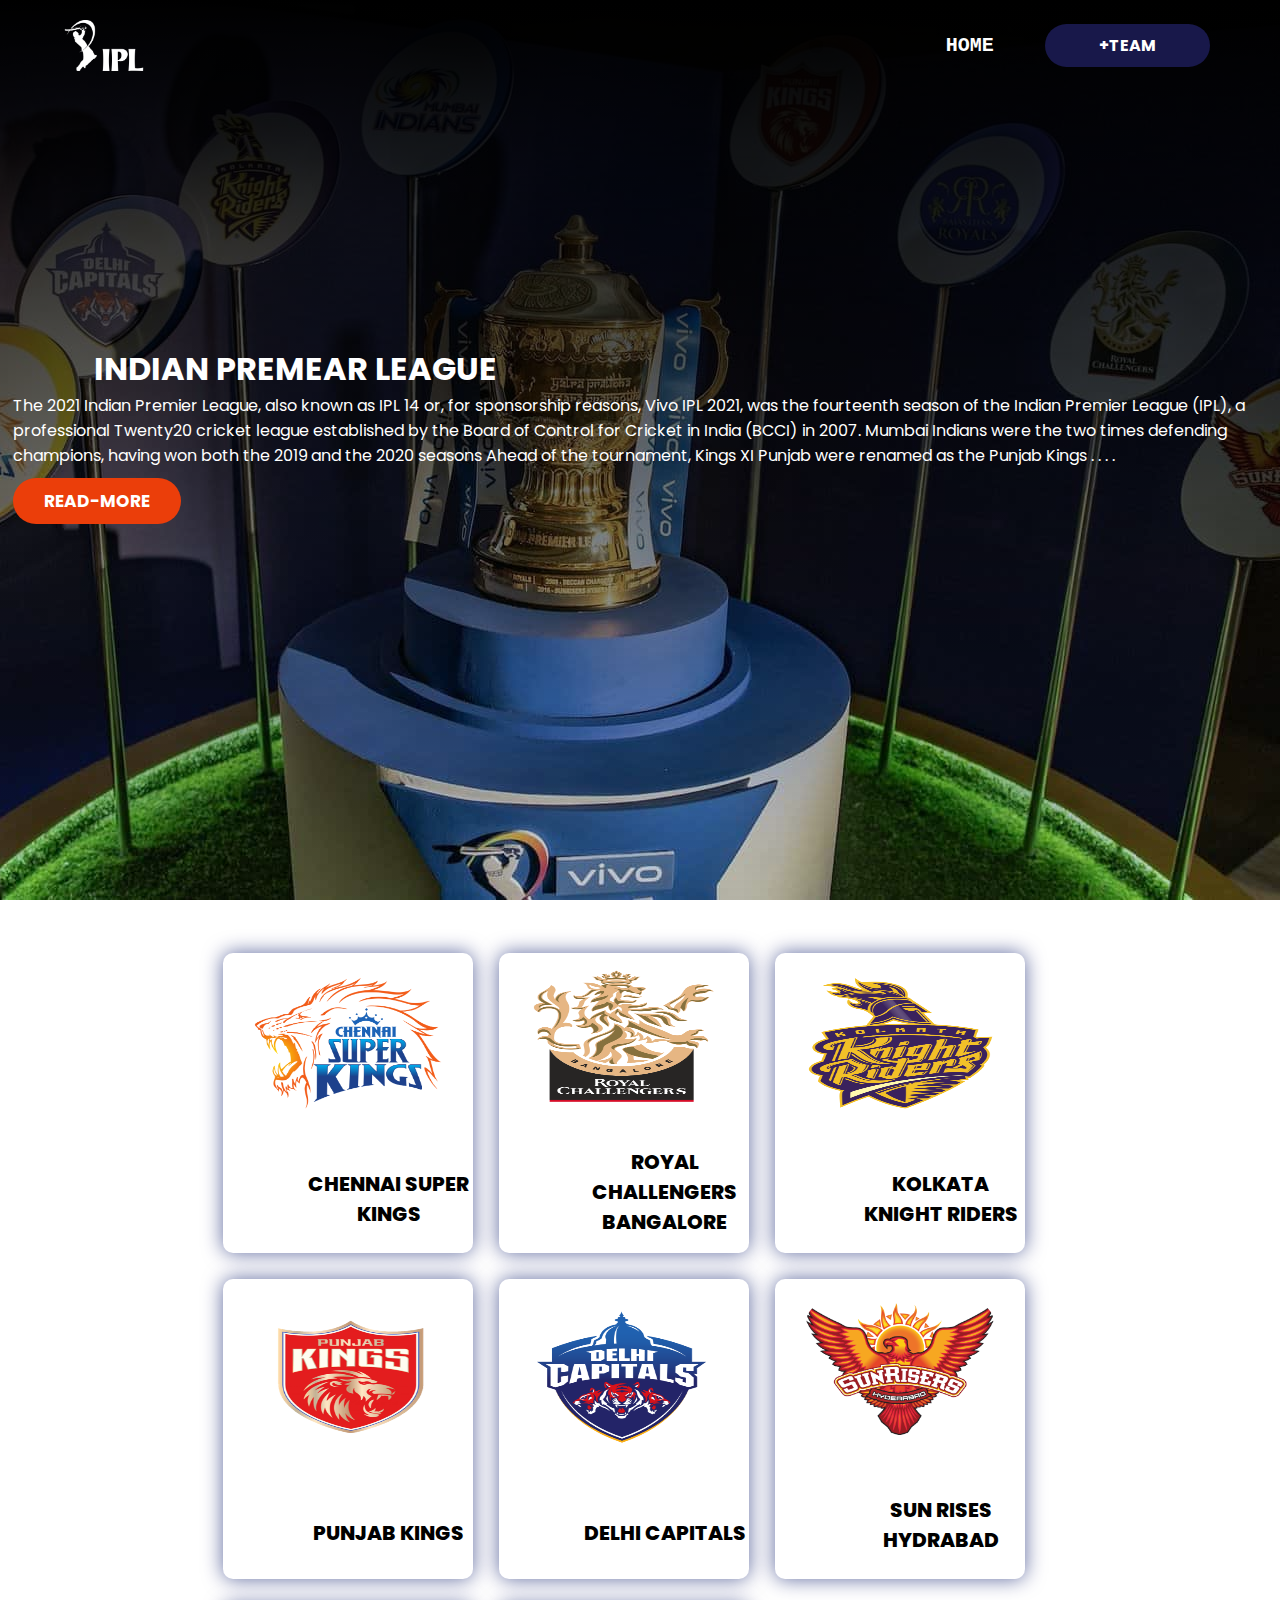
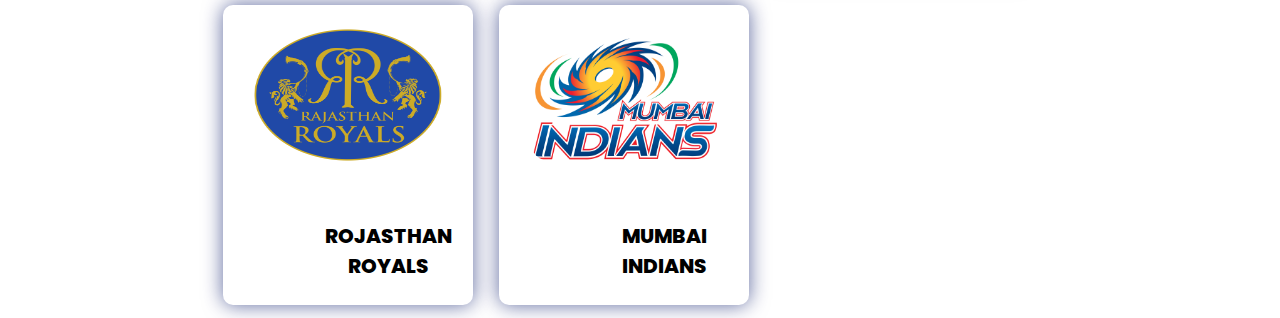
<file: index.html>
<link rel="stylesheet" href="https://cdnjs.cloudflare.com/ajax/libs/font-awesome/4.7.0/css/font-awesome.min.css">

<!DOCTYPE html>
<html lang="en">

<head>
    <meta charset="UTF-8">
    <meta http-equiv="X-UA-Compatible" content="IE=edge">
    <meta name="viewport" content="width=device-width, initial-scale=1.0">
    <title>IPL-indian premier league</title>
    <link rel="stylesheet" href="style.css">
    <link rel="stylesheet" href="index.css">
    <link rel="stylesheet" href="search.css">

</head>

<body>
    <nav id="header" class="top">
        <ul id="topelement">
            <li class="brand">
                <a href="index.html"><img src="logo.png" alt="IPL"></a>
            </li>
            <div class="wrapper">
                <div class="search-input">
                    <input id="searchbar" type="text" name="search" placeholder="Search player">
                    <div class="autocom-box">
                        <li>Login form in HTML and css</li>
                        <li>Login form in HTML and css</li>
                        <li>Login form in HTML and css</li>
                        <li>Login form in HTML and css</li>
                        <li>Login form in HTML and css</li>
                        <li>Login form in HTML and css</li>
                    </div>
                </div>
            </div>

            <button type="submit" class="searchbtn">Search </button>
            <li><a href="#" class="home">HOME</a></li>
            <li><a href="addTeam.html" class="addTeam pulsate">+TEAM</a></li>
        </ul>
    </nav>
    <header class="header">
        <div class="h1">
            <h1>INDIAN PREMEAR LEAGUE </h1>
            <p class="h">The 2021 Indian Premier League, also known as IPL 14 or, for sponsorship reasons, Vivo IPL
                2021, was
                the fourteenth season of the Indian Premier League (IPL), a professional Twenty20 cricket league
                established by the Board of Control for Cricket in India (BCCI) in 2007. Mumbai Indians were the two
                times defending champions, having won both the 2019 and the 2020 seasons Ahead of the tournament,
                Kings XI Punjab were renamed as the Punjab Kings . . . .</p>
            <button class="h1button pulsate">READ-MORE</button>
        </div>
    </header>

    <section class="teams">

        <form id="Form"></form>
    </section>
    <div id="yourteam">




    </div>
    <div id="home">

    </div>


    <script src="index.js"></script>
    <script src="suggestions.js"></script>
    <script src="script.js"></script>
    <script src="csk.js"></script>
    <script src="mi.js"></script>
    <script src="rcb.js"></script>
    <script src="rr.js"></script>
    <script src="kkr.js"></script>
    <script src="srh.js"></script>
    <script src="kx11p.js"></script>
    <script src="dc.js"></script>
    
</body>

</html>
</file>
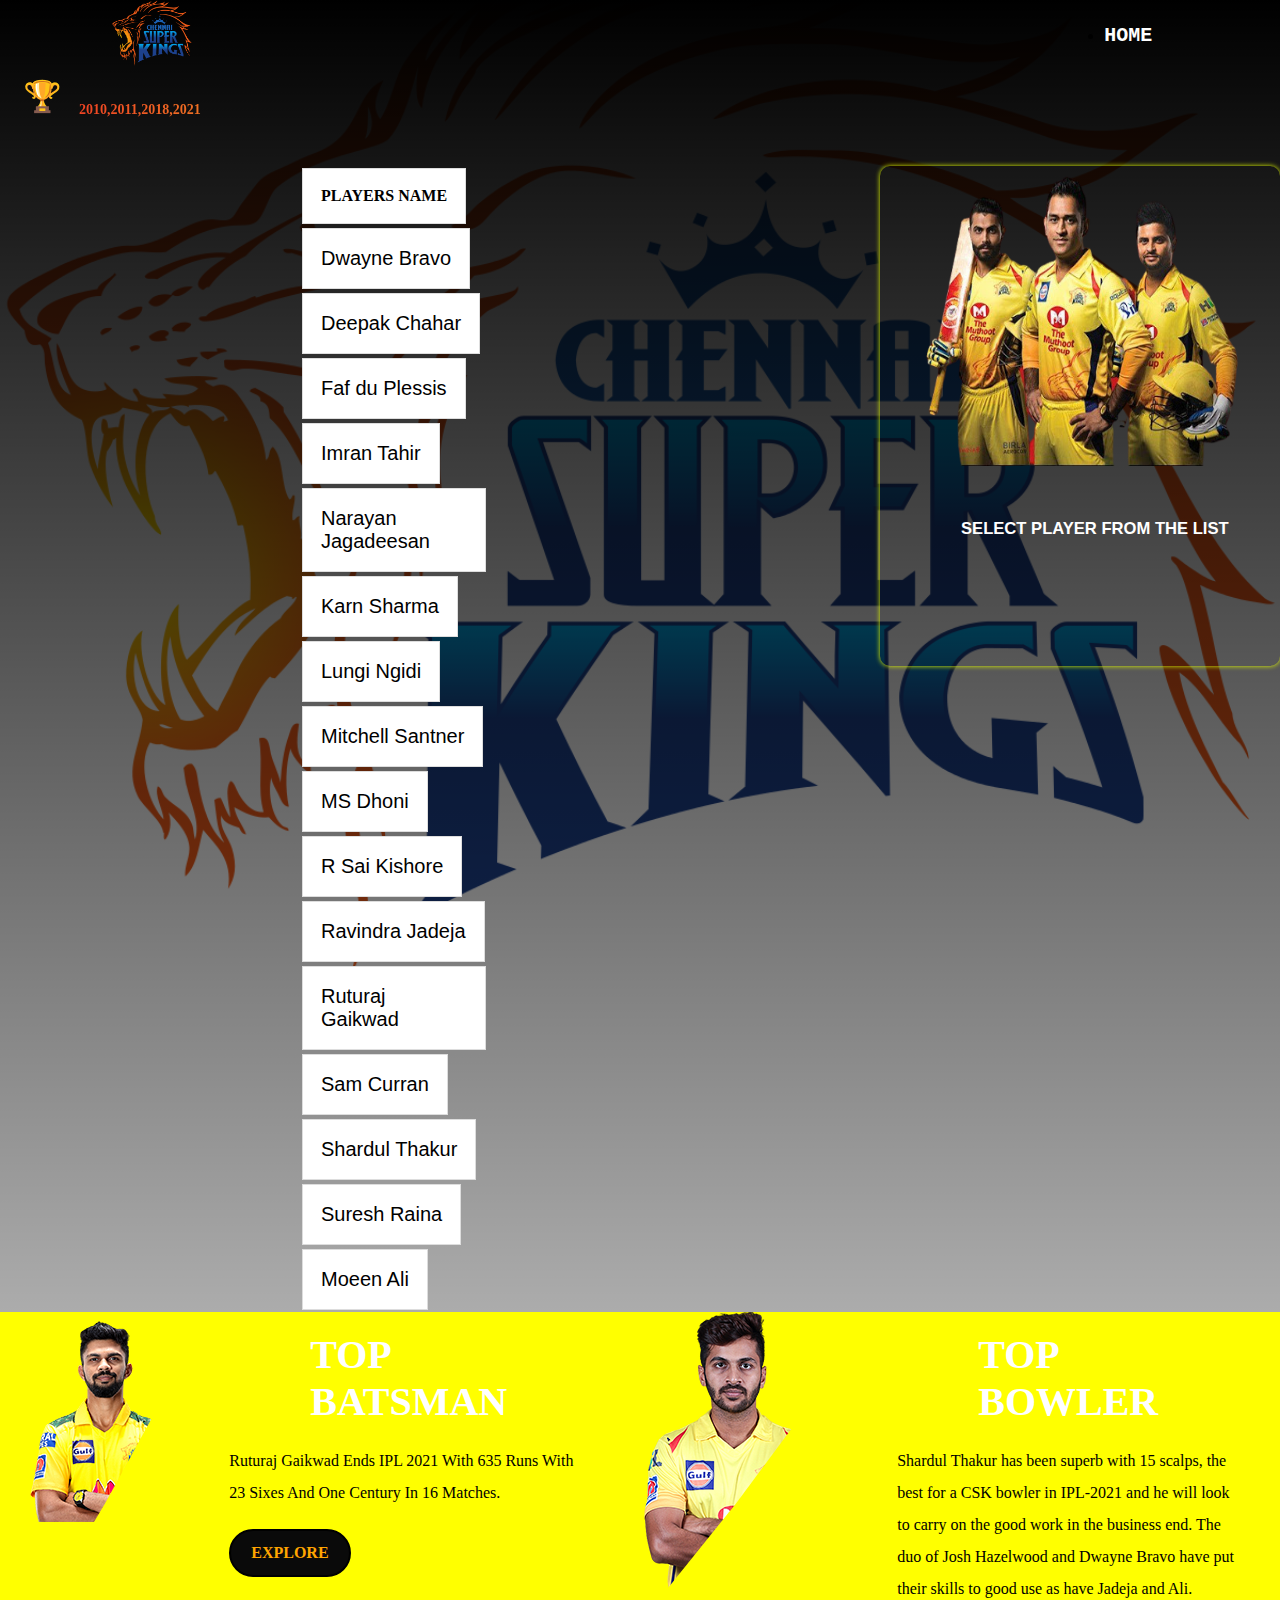
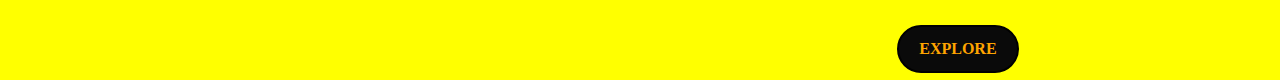
<file: csk.html>
<!DOCTYPE html>
<head>
    <style>
        body{
            background: linear-gradient(rgb(0, 0, 0),rgba(0, 0, 0, 0.136)),url("img/csk.png") center/cover no-repeat fixed;
        }
    </style>
    <title>ipl2021</title>
    <link rel="stylesheet" href="index.css"/>
    <link rel="stylesheet" href="style.css">

</head>
<body>
    <header id="header" class="top">
        <ul id="topelement">
            <li class="brand">
                <a href="index.html"><img src="img/csk.png" alt="IPL"></a>
            </li>
            <input id="searchbar" onkeyup="search_playerorteam()" type="text" name="search" placeholder="Search player">
            <button type="submit" class="searchbtn">Search </button>
            <li><a href="index.html" class="home" style="color: rgb(255, 255, 255); margin-left: 0%;">HOME</a></li>
        </ul>
    </header>
    <div class="trophy">
        <img src="img/ico-trophy.png" alt="trophy">
        <span>2010,2011,2018,2021</span>

    </div>
    <div id="csktable" style="display: flex; flex-direction: row;">
        <table id="csktable1" style="display: flex; flex-direction: column;">
            <tr>
                <th class="thclass">PLAYERS NAME</th>
            </tr>

        </table>
        <div id="cskplayers" style="margin-left: 40%;">


        </div>

    </div>
    

    <section class="menu" id="menu" style="display: flex; flex-direction: row;background-color: yellow;">
		<article class="menu-image">
            <img src="/img/ruturaj.png" alt="">
        </article>
		<article class="menu-text" style="background-color: yellow;">
			<div class="menu-text-center">
				<h1>TOP BATSMAN</h1>
				<p>Ruturaj Gaikwad Ends IPL 2021 With 635 Runs With 23 Sixes And One Century In 16 Matches.</p>
				<a href="#">Explore</a>
			</div>
		</article>
        <article class="menu-image">
            <img src="/img/thakur.png" alt="">
        </article>
		<article class="menu-text" style="background-color: yellow;">
			<div class="menu-text-center">
				<h1>TOP BOWLER</h1>
				<p>Shardul Thakur has been superb with 15 scalps, the best for a CSK bowler in IPL-2021 and he will look to carry on the good work in the business end. The duo of Josh Hazelwood and Dwayne Bravo have put their skills to good use as have Jadeja and Ali.</p>
				<a href="#">Explore</a>
			</div>
		</article>
	</section>
    
    
    <script src="csk.js"></script>
</body>
</file>
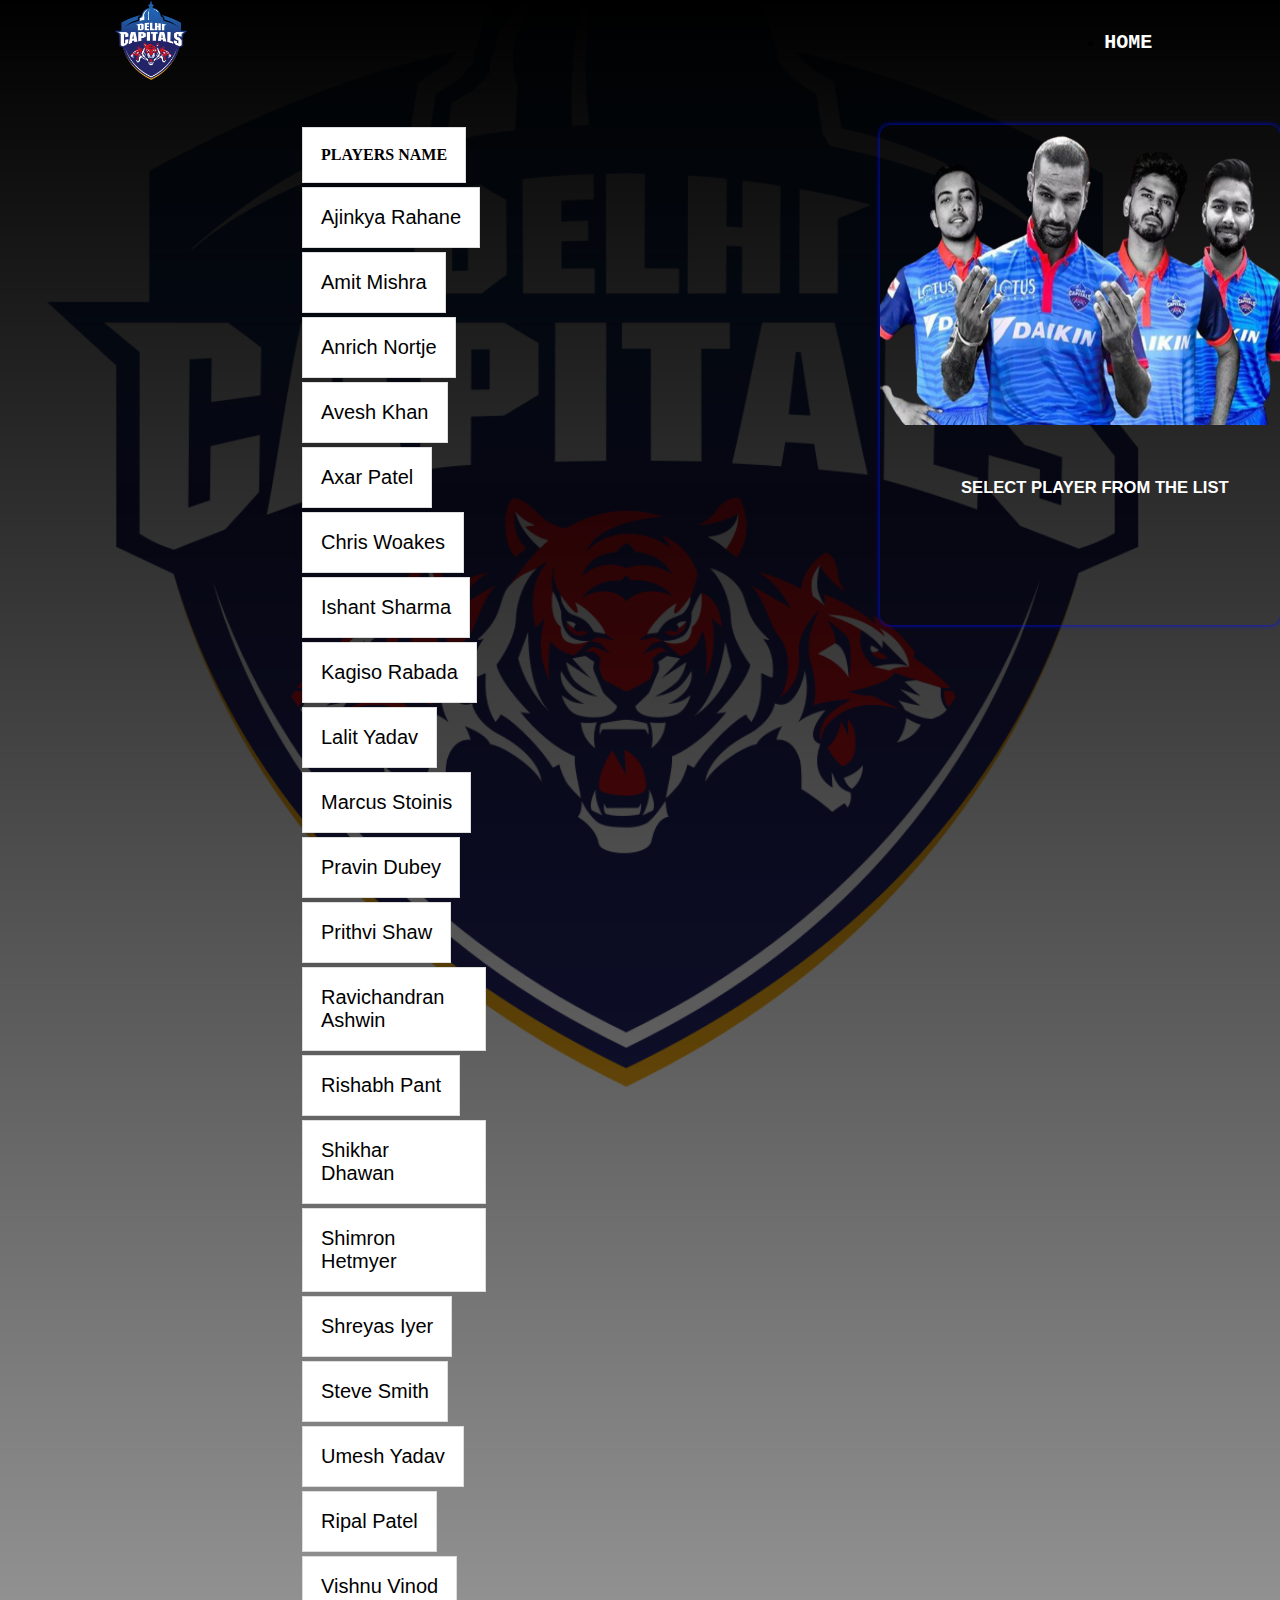
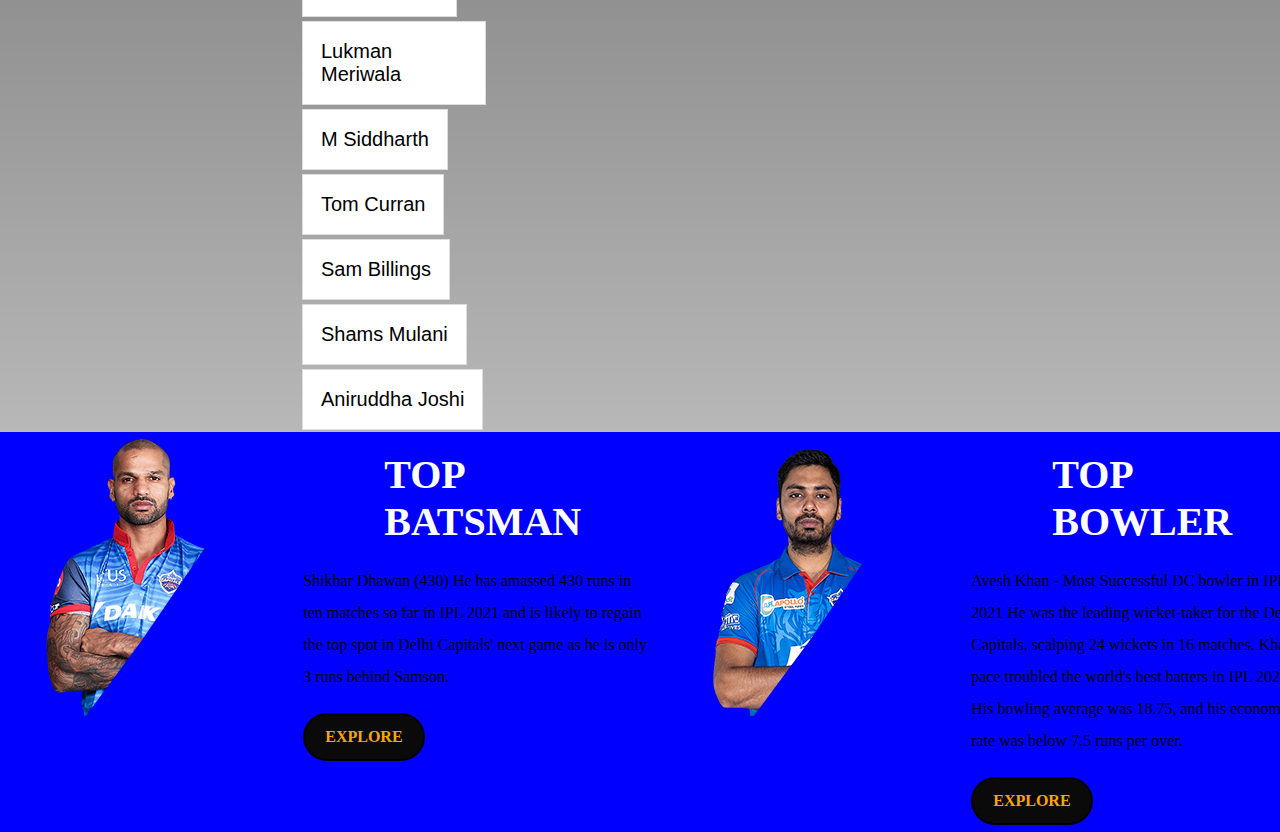
<file: dc.html>
<!DOCTYPE html>
<head>
    <style>
        body{ 
            background: linear-gradient(rgb(0, 0, 0),rgba(0, 0, 0, 0.136)),url("img/dc.png") center/cover no-repeat fixed;

        }
    </style>
    <title>ipl2021</title>
    <link rel="stylesheet" href="index.css"/>
    <link rel="stylesheet" href="style.css"/>
</head>
<body>
    <header id="header" class="top">
        

        <ul id="topelement">
            <li class="brand">
                <a href="index.html"><img src="img/dc.png" alt="IPL"></a>
            </li>
            <input id="searchbar" onkeyup="search_playerorteam()" type="text" name="search" placeholder="Search player">
            <button type="submit" class="searchbtn">Search </button>
            <li><a href="index.html" class="home" style="color: rgb(255, 255, 255); margin-left: 0%;">HOME</a></li>
        </ul>
        
    </header>
    
    <div id="dctable" style="display: flex; flex-direction: row;">
        <table id="dctable1" style="display: flex; flex-direction: column;">
            <tr>
                <th class="thclass">PLAYERS NAME</th>
            </tr>

        </table>
        <div id="dcplayers" style="margin-left: 40%;">


        </div>

    </div>
    

    <section class="menu" id="menu" style="display: flex; flex-direction: row;background-color: blue;">
		<article class="menu-image">
            <img src="/img/dhawan.png" alt="">
        </article>
		<article class="menu-text" style="background-color: blue;">
			<div class="menu-text-center">
				<h1>TOP BATSMAN</h1>
				<p>Shikhar Dhawan (430)
                    He has amassed 430 runs in ten matches so far in IPL 2021 and is likely to regain the top spot in Delhi Capitals' next game as he is only 3 runs behind Samson.</p>
				<a href="#">Explore</a>
			</div>
		</article>
        <article class="menu-image">
            <img src="/img/Avesh-Khan.png" alt="">
        </article>
		<article class="menu-text" style="background-color: blue;">
			<div class="menu-text-center">
				<h1>TOP BOWLER</h1>
				<p>Avesh Khan - Most Successful DC bowler in IPL 2021
                    He was the leading wicket-taker for the Delhi Capitals, scalping 24 wickets in 16 matches. Khan's pace troubled the world's best batters in IPL 2021. His bowling average was 18.75, and his economy rate was below 7.5 runs per over.</p>
				<a href="#">Explore</a>
			</div>
		</article>
	</section>
    
    
    <script src="index.js"></script>
    <script src="dc.js"></script>
</body>
</file>
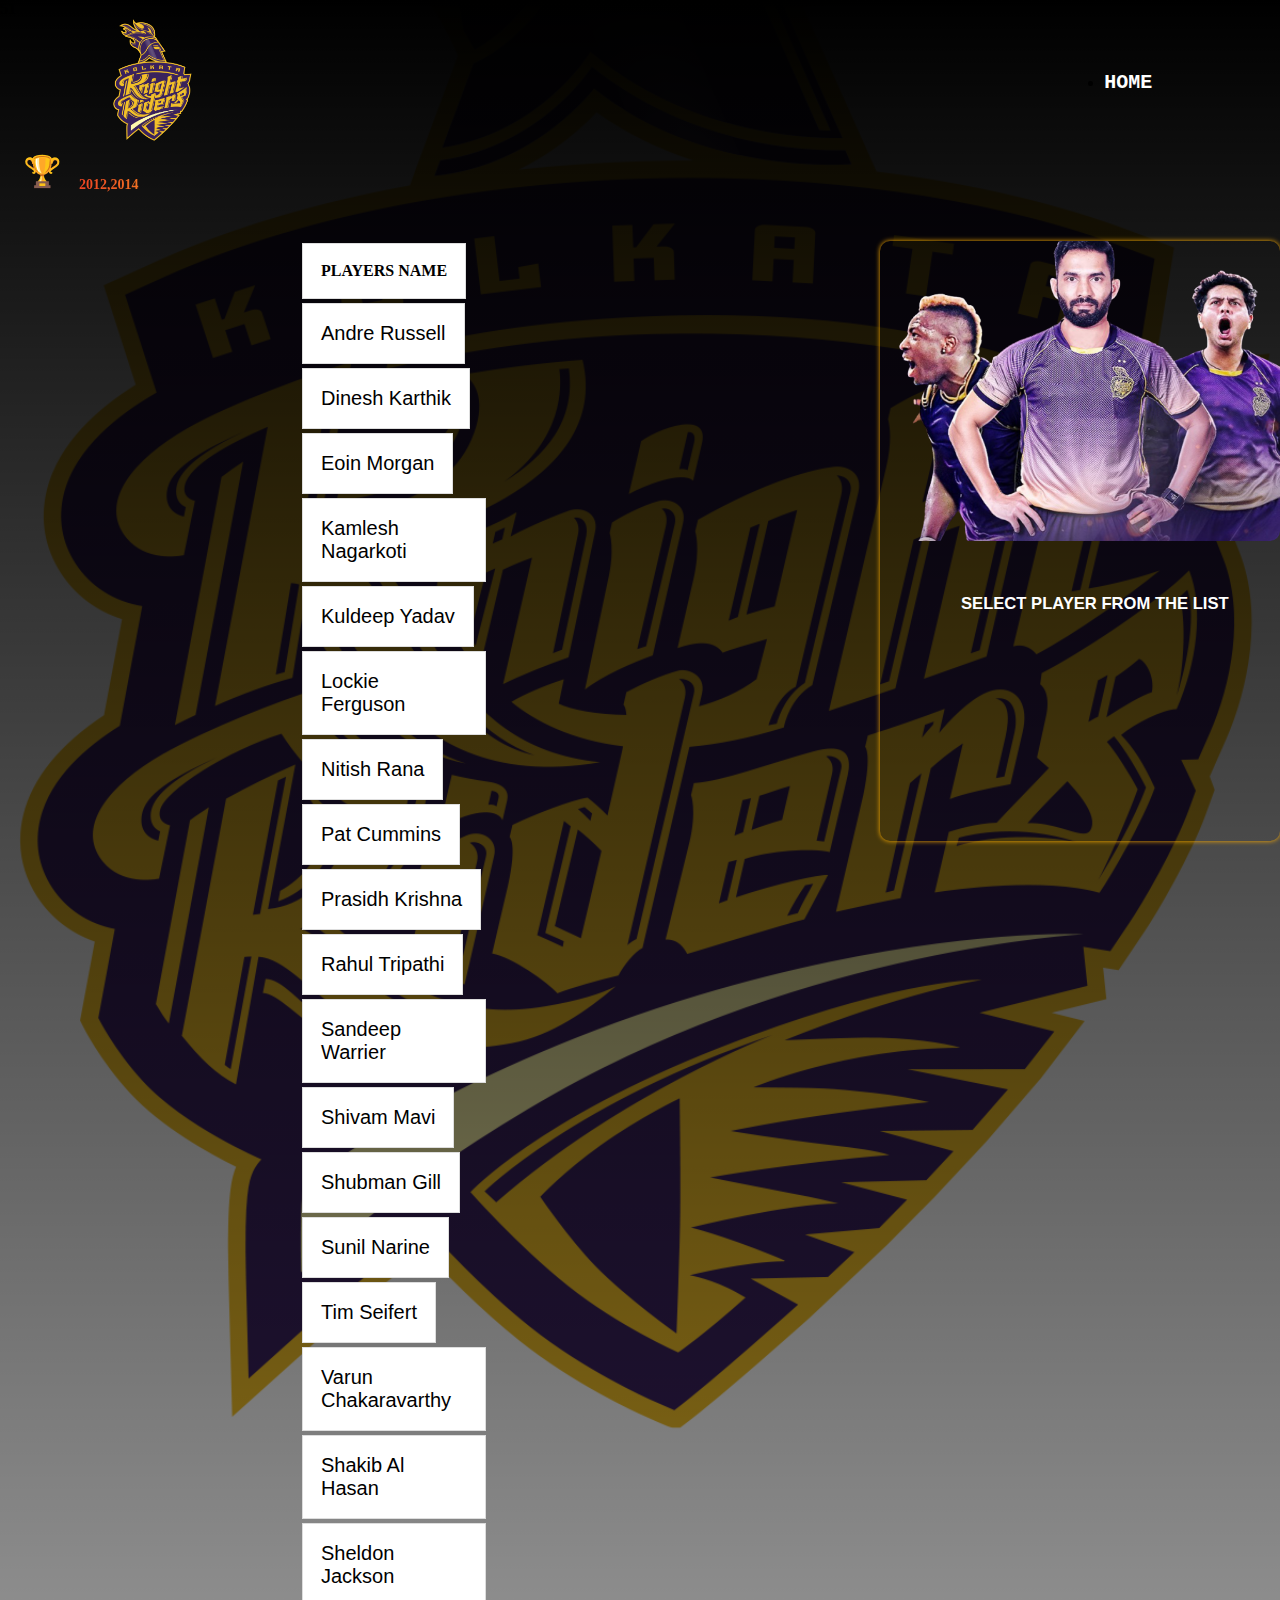
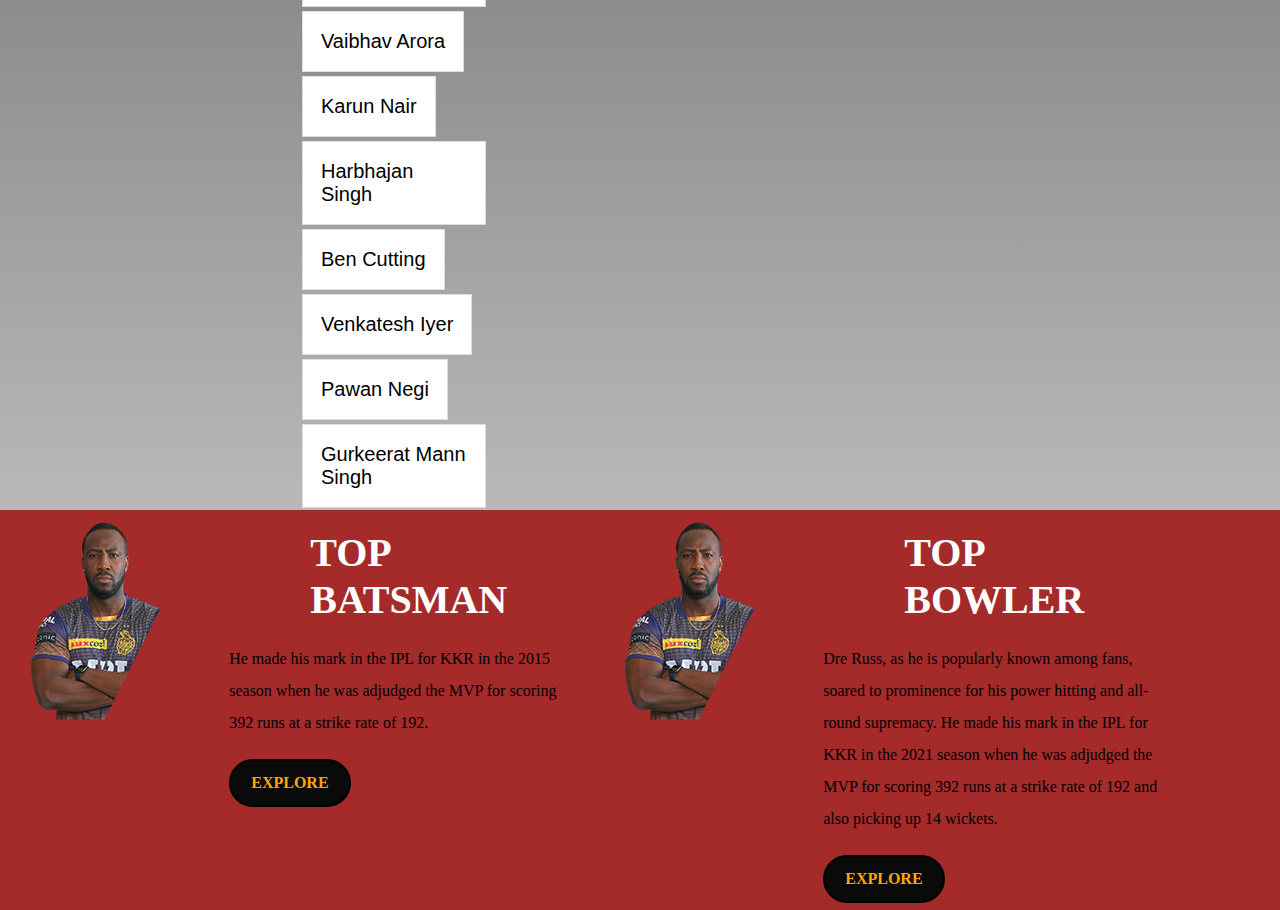
<file: kkr.html>
<!DOCTYPE html>

<head>
    <style>
        body {
            background: linear-gradient(rgb(0, 0, 0),rgba(0, 0, 0, 0.136)),url("img/kkr.png") center/cover no-repeat fixed;
        }
    </style>
    <title>ipl2021</title>
    <link rel="stylesheet" href="index.css" />
    <link rel="stylesheet" href="style.css" />
</head>

<body>51
    <header id="header" class="top">

        <ul id="topelement">
            <li class="brand">
                <a href="index.html"><img src="img/kkr.png" alt="IPL"></a>
            </li>
            <input id="searchbar" onkeyup="search_playerorteam()" type="text" name="search" placeholder="Search player">
            <button type="submit" class="searchbtn">Search </button>
            <li><a href="index.html" class="home" style="color: rgb(255, 255, 255); margin-left: 0%;">HOME</a></li>
        </ul>

    </header>
    <div class="trophy">
        <img src="img/ico-trophy.png" alt="trophy">
        <span>2012,2014</span>

    </div>
    <div id="kkrtable" style="display: flex; flex-direction: row;">
        <table id="kkrtable1" style="display: flex; flex-direction: column;">
            <tr>
                <th class="thclass">PLAYERS NAME</th>
            </tr>

        </table>
        <div id="kkrplayers" style="margin-left: 40%;">


        </div>

    </div>
    

    <section class="menu" id="menu" style="display: flex; flex-direction: row;background-color: brown;">
		<article class="menu-image">
            <img src="/img/rusell.png" alt="">
        </article>
		<article class="menu-text" style="background-color: brown;">
			<div class="menu-text-center">
				<h1>TOP BATSMAN</h1>
				<p> He made his mark in the IPL for KKR in the 2015 season when he was adjudged the MVP for scoring 392 runs at a strike rate of 192.</p>
				<a href="#">Explore</a>
			</div>
		</article>
        <article class="menu-image">
            <img src="/img/rusell.png" alt="">
        </article>
		<article class="menu-text" style="background-color: brown;">
			<div class="menu-text-center">
				<h1>TOP BOWLER</h1>
				<p>Dre Russ, as he is popularly known among fans, soared to prominence for his power hitting and all-round supremacy. He made his mark in the IPL for KKR in the 2021 season when he was adjudged the MVP for scoring 392 runs at a strike rate of 192 and also picking up 14 wickets.</p>
				<a href="#">Explore</a>
			</div>
		</article>
	</section>


    <script src="index.js"></script>
    <script src="kkr.js"></script>
</body>
</file>
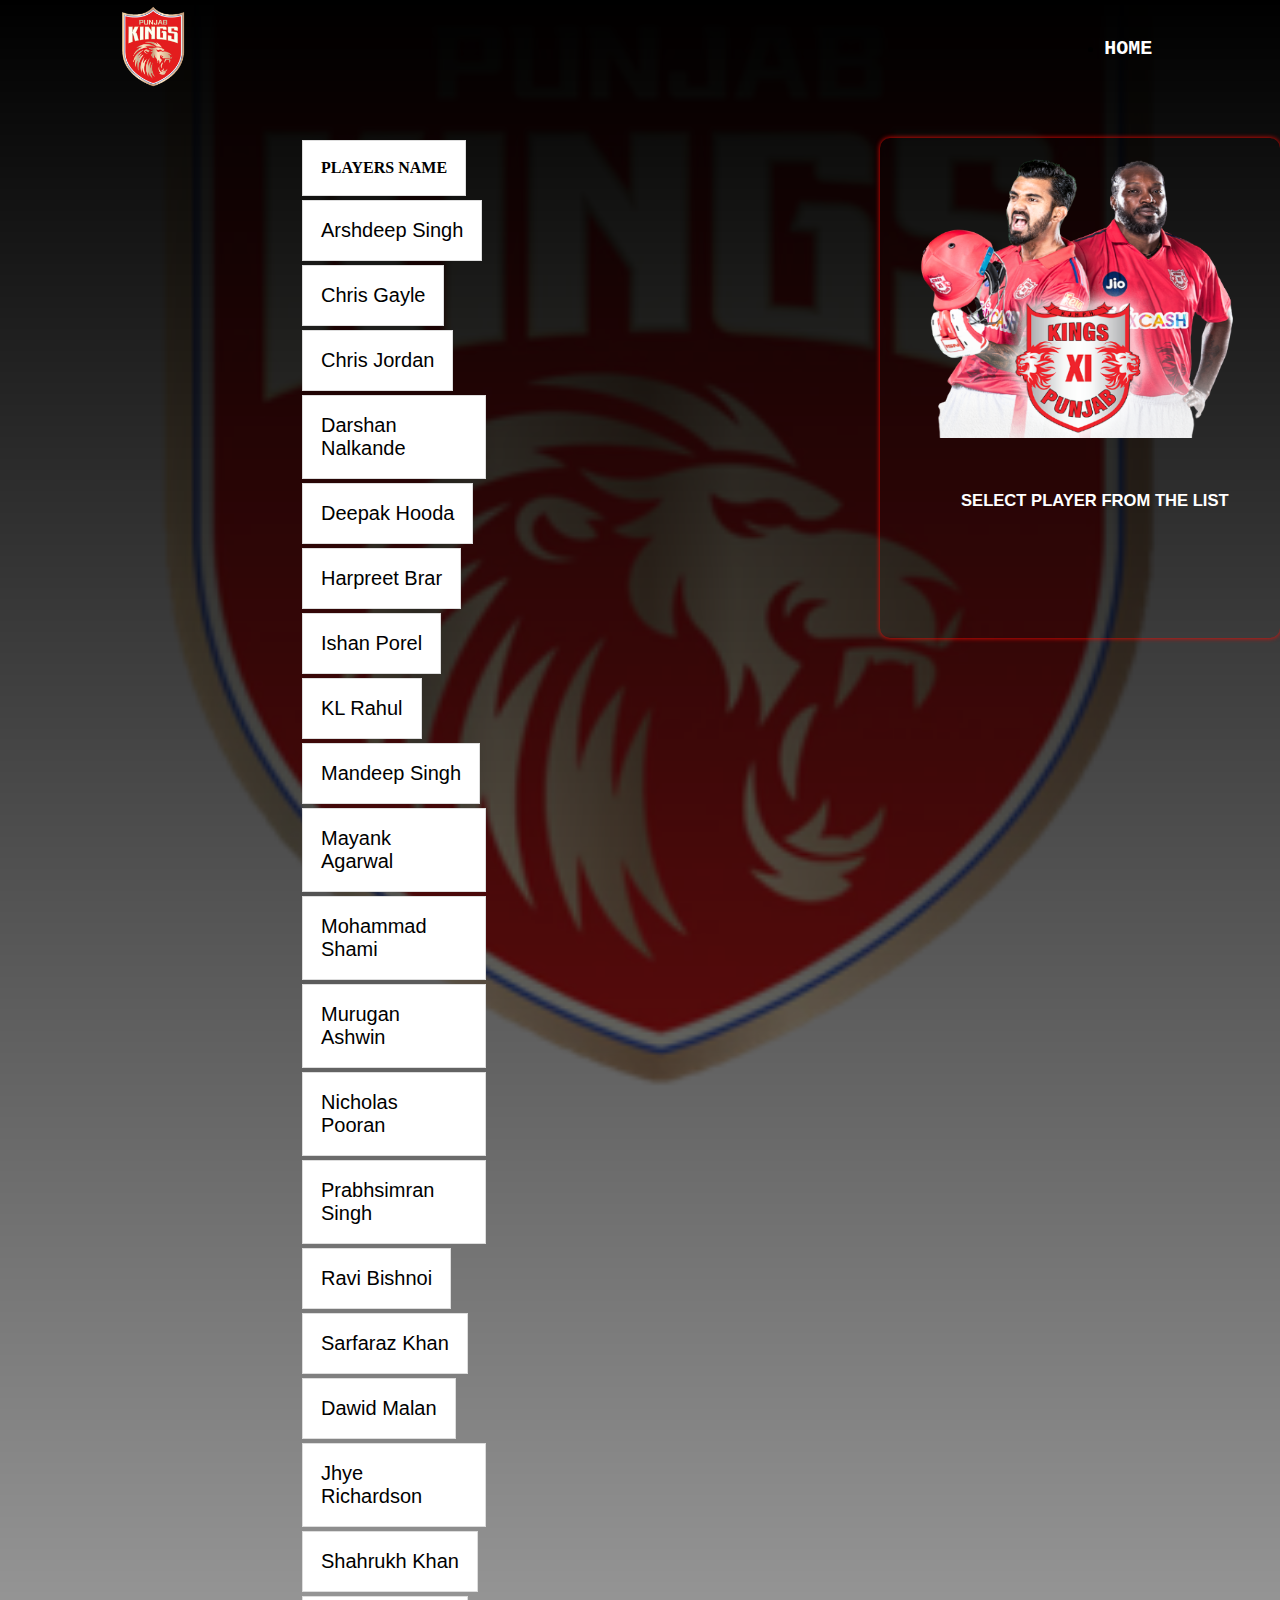
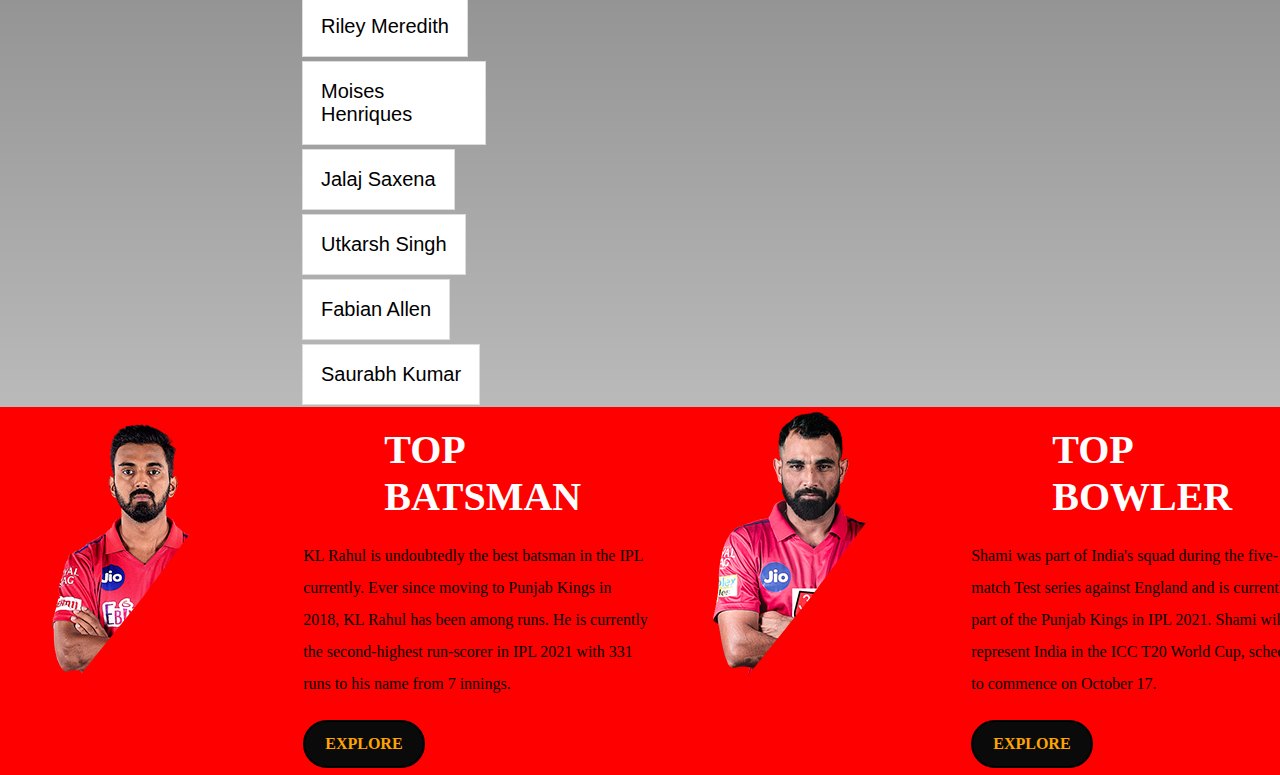
<file: kx11p.html>
<!DOCTYPE html>
<head>
    <style>
        body{ 
            background: linear-gradient(rgb(0, 0, 0),rgba(0, 0, 0, 0.136)),url("img/punjab.png") center/cover no-repeat fixed;
        }
    </style>
    <title>ipl2021</title>
    <link rel="stylesheet" href="index.css"/>
    <link rel="stylesheet" href="style.css"/>
</head>
<body>
    <header id="header" class="top">
        

        <ul id="topelement">
            <li class="brand">
                <a href="index.html"><img src="img/punjab.png" alt="IPL"></a>
            </li>
            <input id="searchbar" onkeyup="search_playerorteam()" type="text" name="search" placeholder="Search player">
            <button type="submit" class="searchbtn">Search </button>
            <li><a href="index.html" class="home" style="color: rgb(255, 255, 255); margin-left: 0%;">HOME</a></li>
        </ul>
        
    </header>
    <div id="kx11ptable" style="display: flex; flex-direction: row;">
        <table id="kx11ptable1" style="display: flex; flex-direction: column;">
            <tr>
                <th class="thclass">PLAYERS NAME</th>
            </tr>

        </table>
        <div id="kx11pplayers" style="margin-left: 40%;">


        </div>

    </div>
    

    <section class="menu" id="menu" style="display: flex; flex-direction: row;background-color: red;">
		<article class="menu-image">
            <img src="/img/klrahul.png" alt="">
        </article>
		<article class="menu-text" style="background-color: red;">
			<div class="menu-text-center">
				<h1>TOP BATSMAN</h1>
				<p>KL Rahul is undoubtedly the best batsman in the IPL currently. Ever since moving to Punjab Kings in 2018, KL Rahul has been among runs. He is currently the second-highest run-scorer in IPL 2021 with 331 runs to his name from 7 innings.</p>
				<a href="#">Explore</a>
			</div>
		</article>
        <article class="menu-image">
            <img src="/img/Shami.png" alt="">
        </article>
		<article class="menu-text" style="background-color: red;">
			<div class="menu-text-center">
				<h1>TOP BOWLER</h1>
				<p>Shami was part of India's squad during the five-match Test series against England and is currently part of the Punjab Kings in IPL 2021. Shami will then represent India in the ICC T20 World Cup, scheduled to commence on October 17.</p>
				<a href="#">Explore</a>
			</div>
		</article>
	</section>
    
    <script src="index.js"></script>
    <script src="kx11p.js"></script>
</body>
</file>
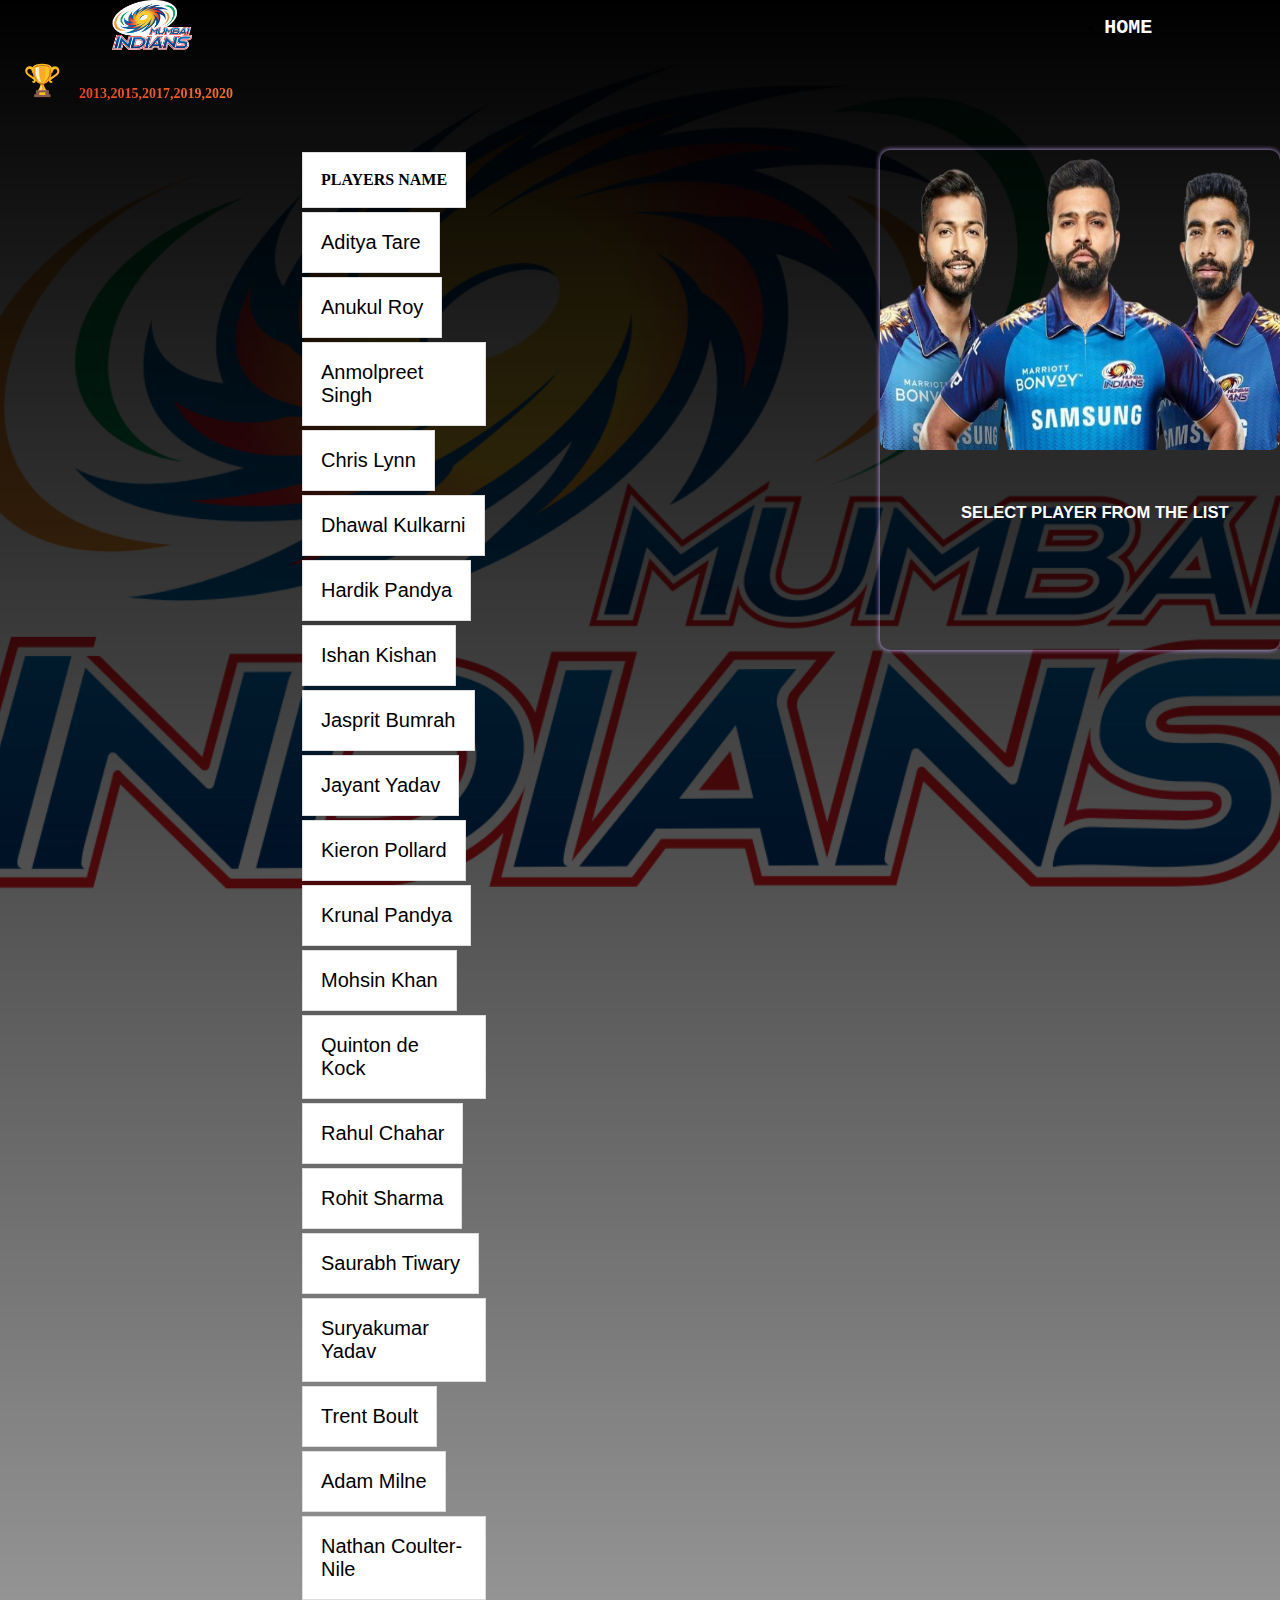
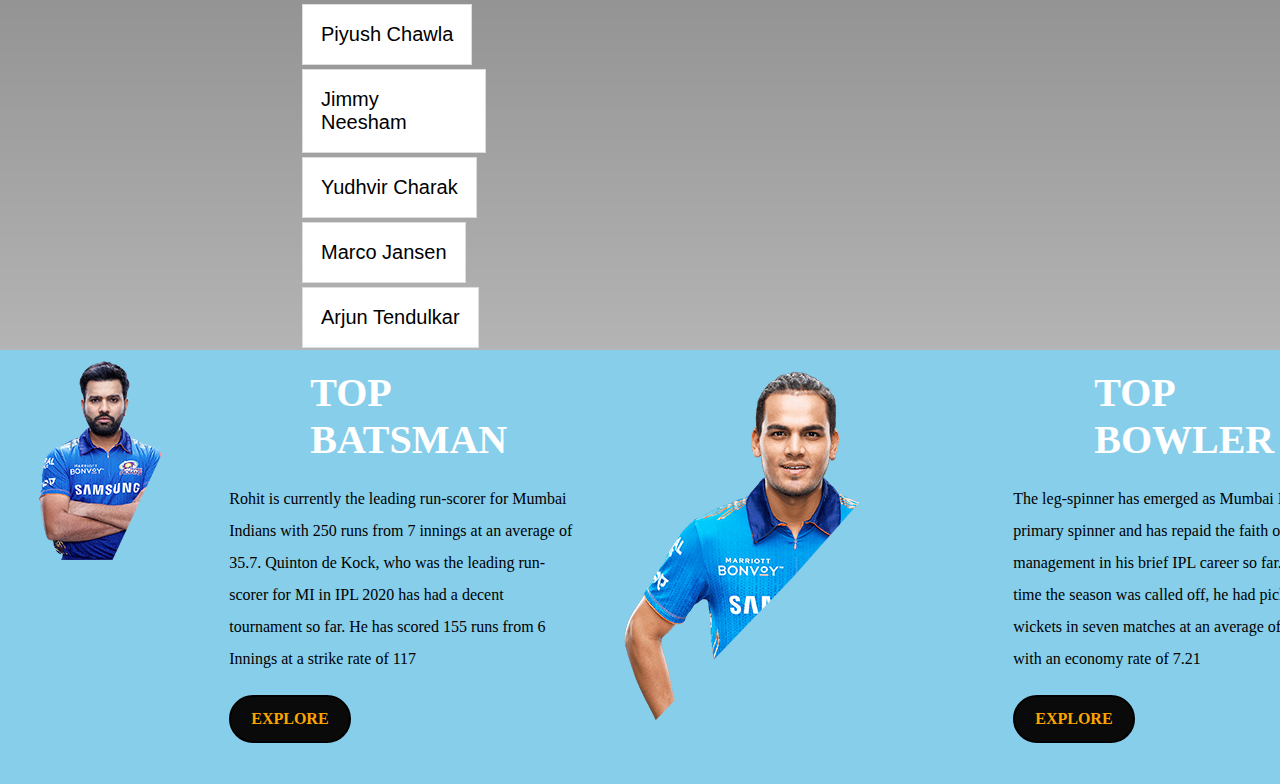
<file: mi.html>
<!DOCTYPE html>
<head>
    <style>
        body{ 
            background: linear-gradient(rgb(0, 0, 0),rgba(0, 0, 0, 0.136)),url("img/mi.png") center/cover no-repeat fixed;
        }
    </style>
    <title>ipl2021</title>
    <link rel="stylesheet" href="index.css"/>
    <link rel="stylesheet" href="style.css"/>
</head>
<body>
    <header id="header" class="top">
        
        <ul id="topelement">
            <li class="brand">
                <a href="index.html"><img src="img/mi.png" alt="IPL"></a>
            </li>
            <input id="searchbar" onkeyup="search_playerorteam()" type="text" name="search" placeholder="Search player">
            <button type="submit" class="searchbtn">Search </button>
            <li><a href="index.html" class="home" style="color: rgb(255, 255, 255); margin-left: 0%;">HOME</a></li>
        </ul>
        
    </header>
    <div class="trophy">
        <img src="img/ico-trophy.png" alt="trophy">
        <span>2013,2015,2017,2019,2020</span>

    </div>
    <div id="mitable" style="display: flex; flex-direction: row;">
        <table id="mitable1" style="display: flex; flex-direction: column;">
            <tr>
                <th class="thclass">PLAYERS NAME</th>
            </tr>

        </table>
        <div id="miplayers" style="margin-left: 40%;">


        </div>

    </div>
    

    <section class="menu" id="menu" style="display: flex; flex-direction: row;background-color: skyblue;">
		<article class="menu-image">
            <img src="/img/rohit.png" alt="">
        </article>
		<article class="menu-text" style="background-color: skyblue;">
			<div class="menu-text-center">
				<h1>TOP BATSMAN</h1>
				<p>Rohit is currently the leading run-scorer for Mumbai Indians with 250 runs from 7 innings at an average of 35.7. Quinton de Kock, who was the leading run-scorer for MI in IPL 2020 has had a decent tournament so far. He has scored 155 runs from 6 Innings at a strike rate of 117</p>
				<a href="#">Explore</a>
			</div>
		</article>
        <article class="menu-image">
            <img src="/img/rahul chahar.png" alt="">
        </article>
		<article class="menu-text" style="background-color: skyblue;">
			<div class="menu-text-center">
				<h1>TOP BOWLER</h1>
				<p>The leg-spinner has emerged as Mumbai Indians' primary spinner and has repaid the faith of the management in his brief IPL career so far. By the time the season was called off, he had picked up 11 wickets in seven matches at an average of 18.36 and with an economy rate of 7.21</p>
				<a href="#">Explore</a>
			</div>
		</article>
	</section>
    
    
    
    
    
    <script src="index.js"></script>
    <script src="mi.js"></script>
</body>
</file>
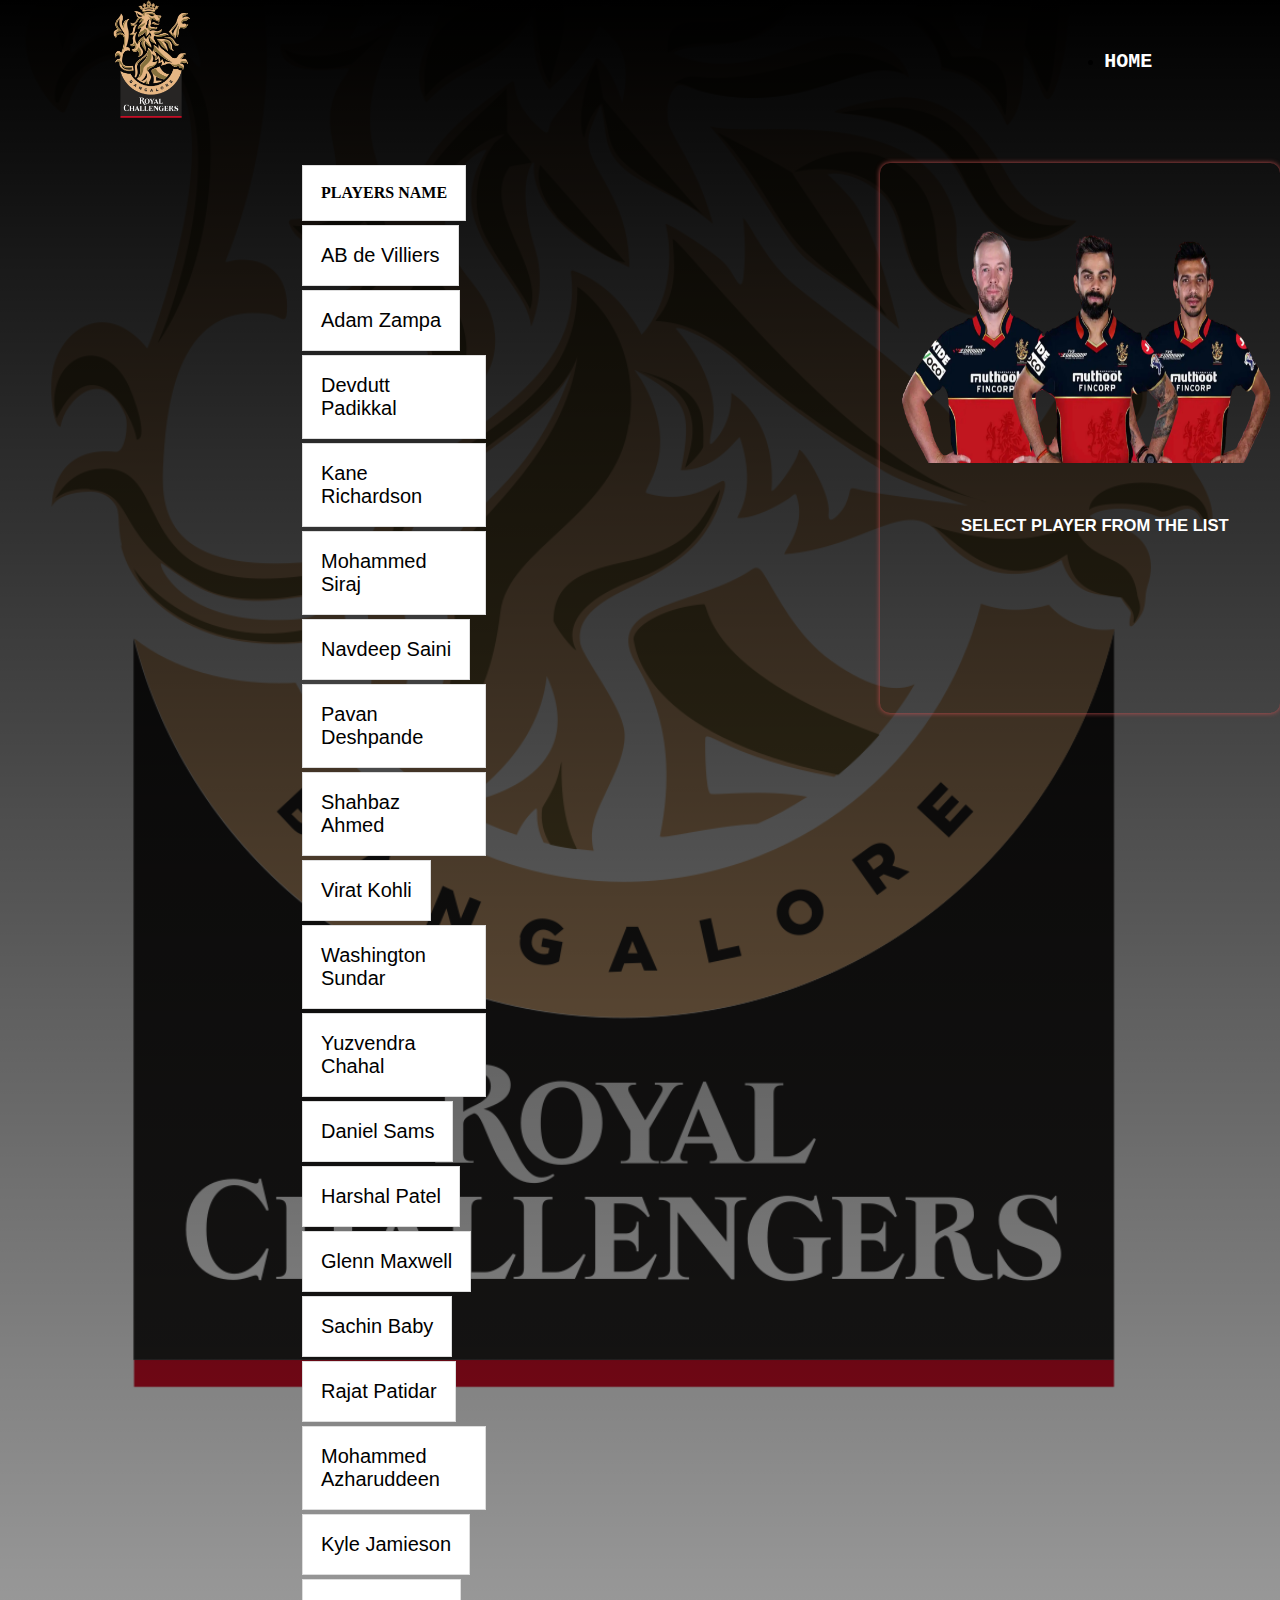
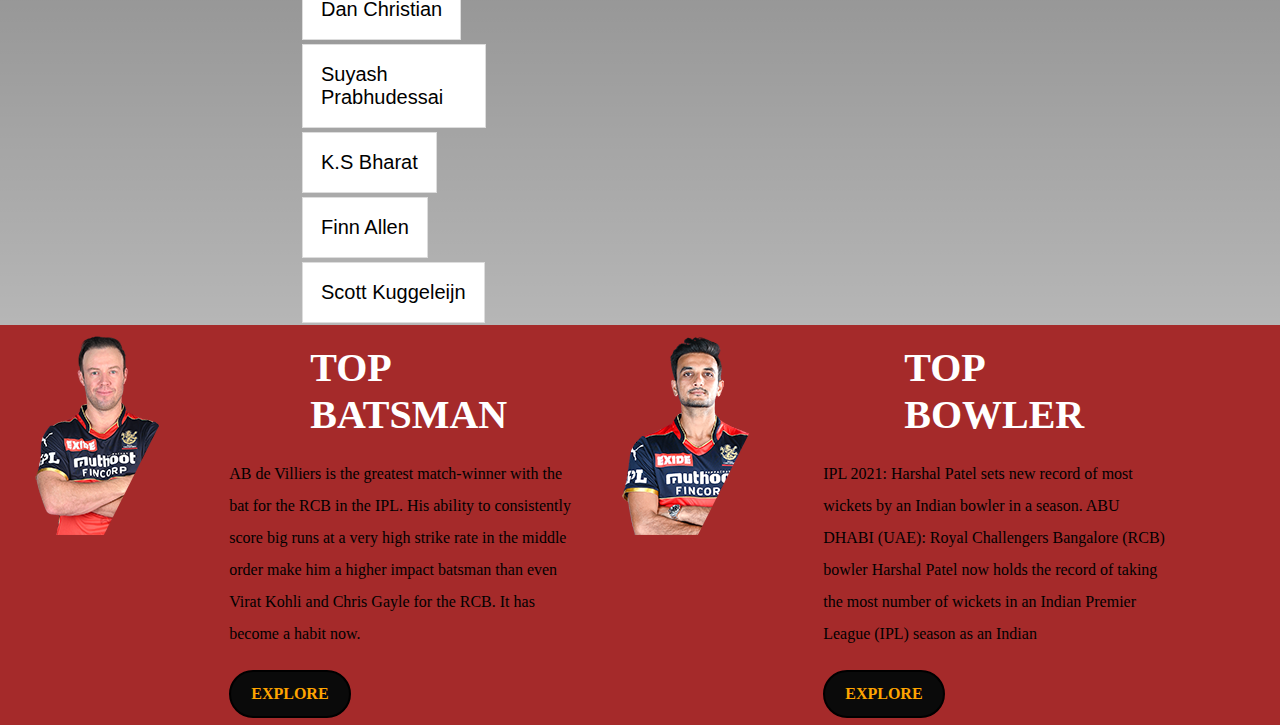
<file: rcb.html>
<!DOCTYPE html>
<head>
    <title>ipl2021</title>
    <style>
        body{ 
            background: linear-gradient(rgb(0, 0, 0),rgba(0, 0, 0, 0.136)),url("img/rcb.png") center/cover no-repeat fixed;
        }
    </style>
    <link rel="stylesheet" href="index.css"/>
    <link rel="stylesheet" href="style.css"/>
</head>
<body>
    <header id="header" class="top">
        

        <ul id="topelement">
            <li class="brand">
                <a href="index.html"><img src="img/rcb.png" alt="IPL"></a>
            </li>
            <input id="searchbar" onkeyup="search_playerorteam()" type="text" name="search" placeholder="Search player">
            <button type="submit" class="searchbtn">Search </button>
            <li><a href="index.html" class="home" style="color: rgb(255, 255, 255); margin-left: 0%;">HOME</a></li>
        </ul>
      
        
    </header>
  
    <div id="rcbtable" style="display: flex; flex-direction: row;">
        <table id="rcbtable1" style="display: flex; flex-direction: column;">
            <tr>
                <th class="thclass">PLAYERS NAME</th>
            </tr>

        </table>
        <div id="rcbplayers" style="margin-left: 40%;">


        </div>

    </div>
    

    <section class="menu" id="menu" style="display: flex; flex-direction: row;background-color: brown;">
		<article class="menu-image">
            <img src="/img/abd.png" alt="">
        </article>
		<article class="menu-text" style="background-color: brown;">
			<div class="menu-text-center">
				<h1>TOP BATSMAN</h1>
				<p>AB de Villiers is the greatest match-winner with the bat for the RCB in the IPL. His ability to consistently score big runs at a very high strike rate in the middle order make him a higher impact batsman than even Virat Kohli and Chris Gayle for the RCB. It has become a habit now.</p>
				<a href="#">Explore</a>
			</div>
		</article>
        <article class="menu-image">
            <img src="/img/harsal.png" alt="">
        </article>
		<article class="menu-text" style="background-color: brown;">
			<div class="menu-text-center">
				<h1>TOP BOWLER</h1>
				<p>IPL 2021: Harshal Patel sets new record of most wickets by an Indian bowler in a season. ABU DHABI (UAE): Royal Challengers Bangalore (RCB) bowler Harshal Patel now holds the record of taking the most number of wickets in an Indian Premier League (IPL) season as an Indian</p>
				<a href="#">Explore</a>
			</div>
		</article>
	</section>
    
    <script src="rcb.js"></script>
</body>
</file>
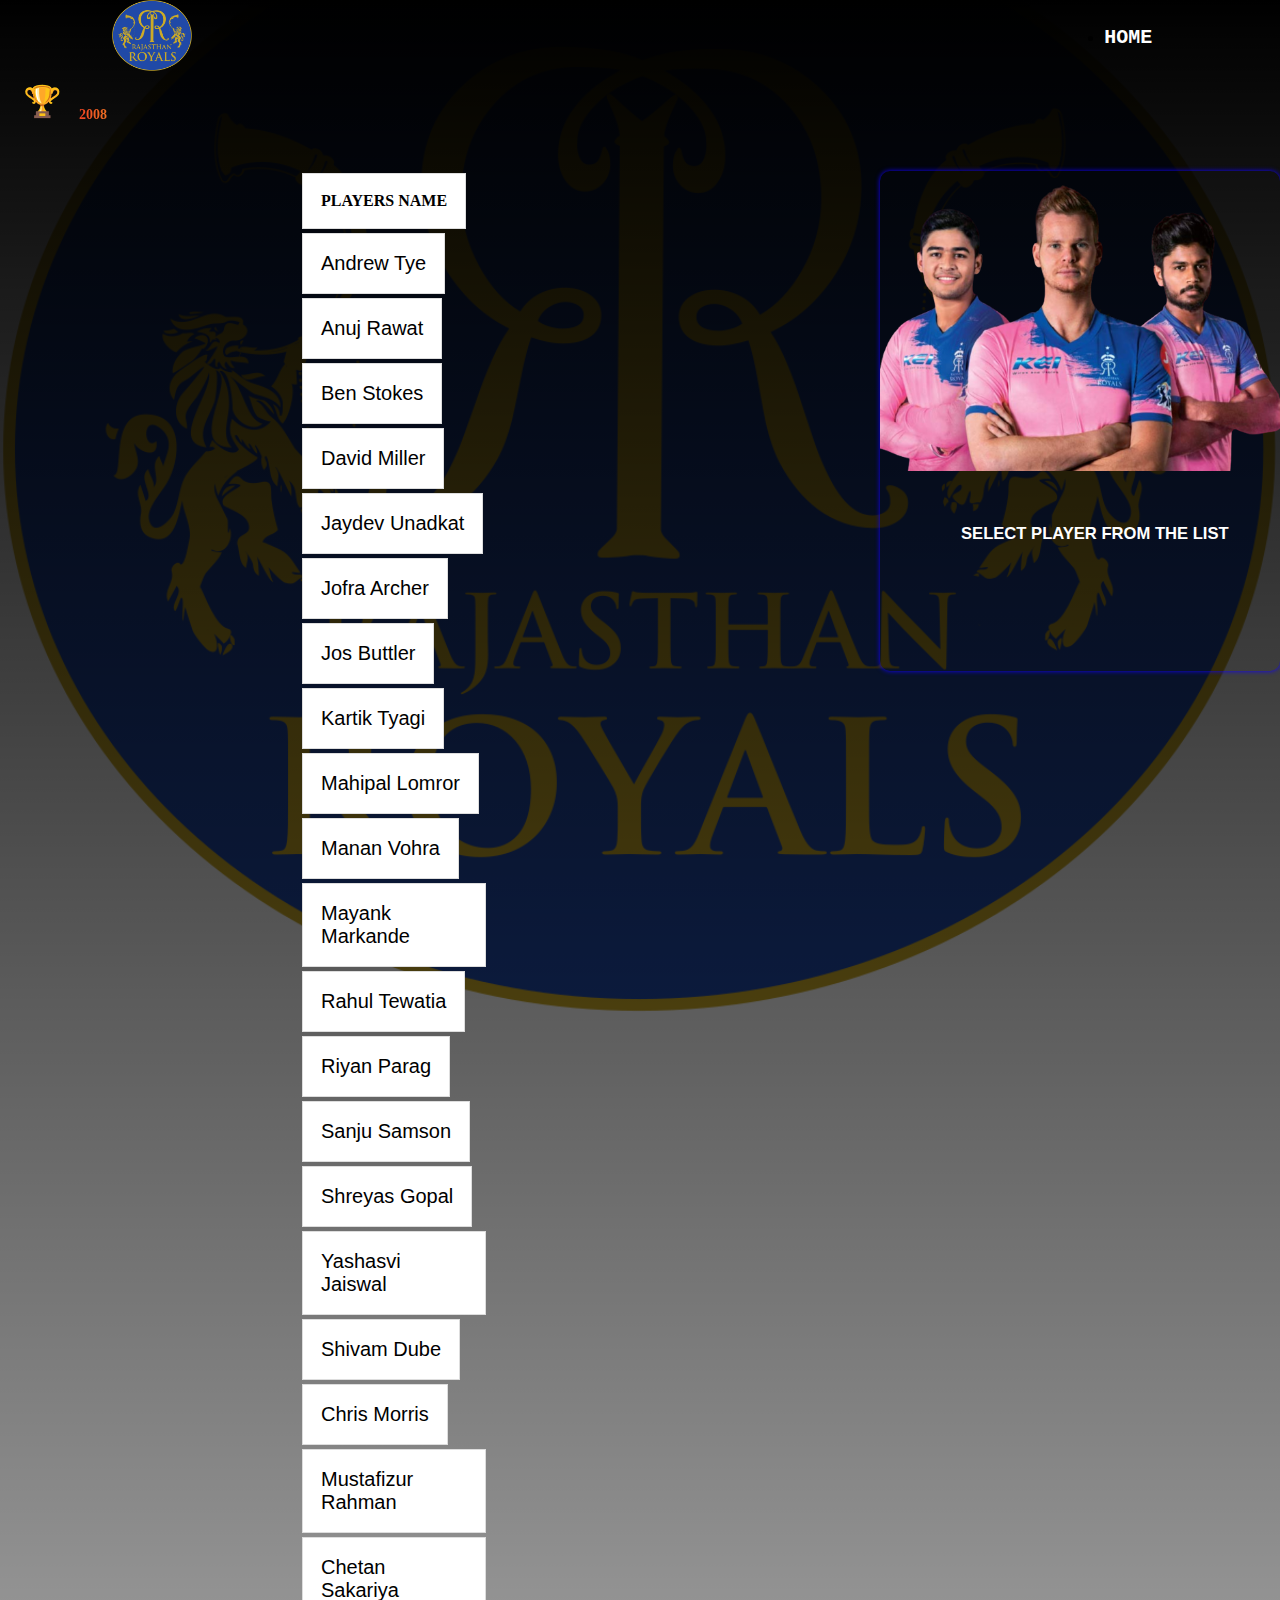
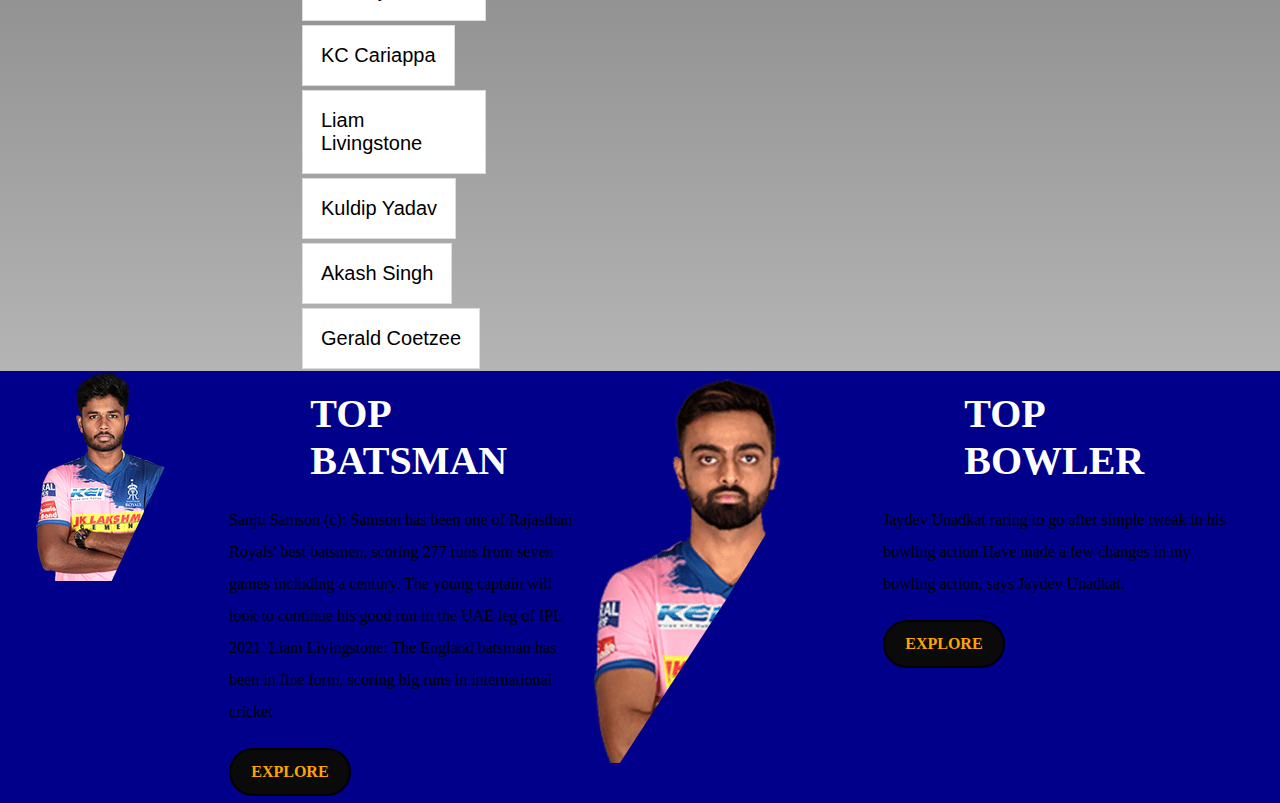
<file: rr.html>
<!DOCTYPE html>
<head>
    <style>
         body{ 
            background: linear-gradient(rgb(0, 0, 0),rgba(0, 0, 0, 0.136)),url("img/rr.png") center/cover no-repeat fixed;
        }
    </style>
    <title>ipl2021</title>
    <link rel="stylesheet" href="index.css"/>
    <link rel="stylesheet" href="style.css"/>
</head>
<body>
    <header id="header" class="top">
        

        <ul id="topelement">
            <li class="brand">
                <a href="index.html"><img src="img/rr.png" alt="IPL"></a>
            </li>
            <input id="searchbar" onkeyup="search_playerorteam()" type="text" name="search" placeholder="Search player">
            <button type="submit" class="searchbtn">Search </button>
            <li><a href="index.html" class="home" style="color: rgb(255, 255, 255); margin-left: 0%;">HOME</a></li>
        </ul>
      
    </header>
    <div class="trophy">
        <img src="img/ico-trophy.png" alt="trophy">
        <span>2008</span>

    </div>
    <div id="rrtable" style="display: flex; flex-direction: row;">
        <table id="rrtable1" style="display: flex; flex-direction: column;">
            <tr>
                <th class="thclass">PLAYERS NAME</th>
            </tr>

        </table>
        <div id="rrplayers" style="margin-left: 40%;">


        </div>

    </div>
    

    <section class="menu" id="menu" style="display: flex; flex-direction: row; background-color: darkblue;">
		<article class="menu-image">
            <img src="/img/sanju.png" alt="">
        </article>
		<article class="menu-text" style="background-color: darkblue;">
			<div class="menu-text-center">
				<h1>TOP BATSMAN</h1>
				<p>Sanju Samson (c): Samson has been one of Rajasthan Royals' best batsmen, scoring 277 runs from seven games including a century. The young captain will look to continue his good run in the UAE leg of IPL 2021. Liam Livingstone: The England batsman has been in fine form, scoring big runs in international cricket</p>
				<a href="#">Explore</a>
			</div>
		</article>
        <article class="menu-image">
            <img src="/img/jaydev.png" alt="">
        </article>
		<article class="menu-text" style="background-color: darkblue;">
			<div class="menu-text-center">
				<h1>TOP BOWLER</h1>
				<p> Jaydev Unadkat raring to go after simple tweak in his bowling action
                    Have made a few changes in my bowling action, says Jaydev Unadkat.</p>
				<a href="#">Explore</a>
			</div>
		</article>
	</section>
    
    
    <script src="index.js"></script>
    <script src="rr.js"></script>
</body>
</file>
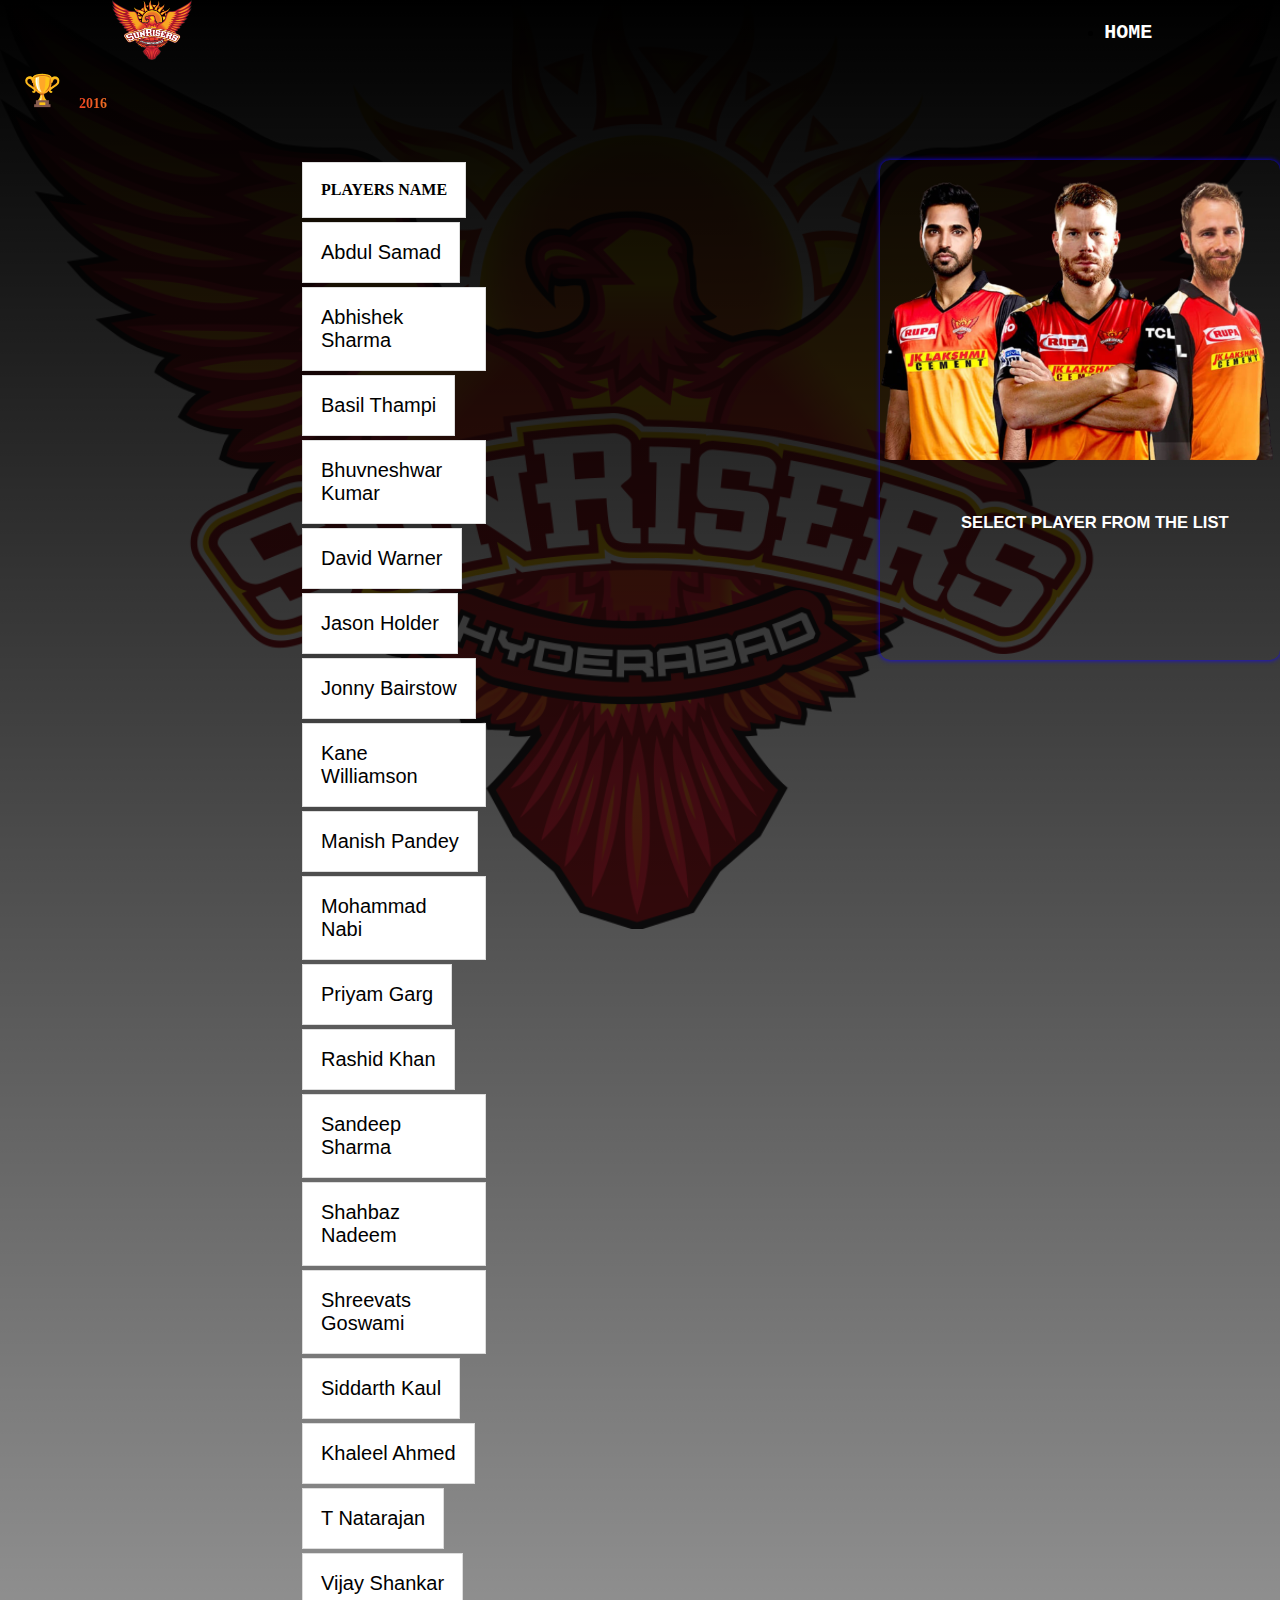
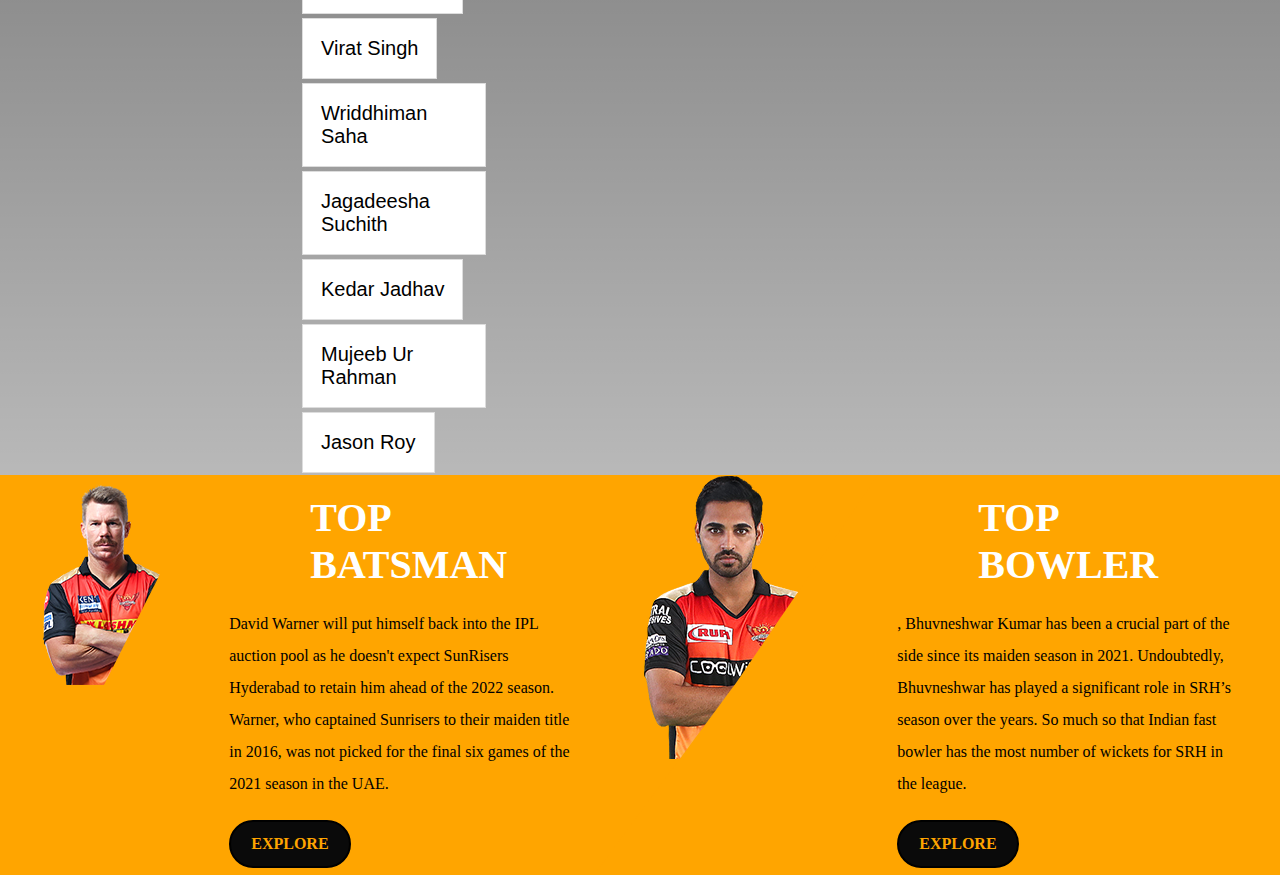
<file: srh.html>
<!DOCTYPE html>
<head>
    <style>
        body{ 
            background: linear-gradient(rgb(0, 0, 0),rgba(0, 0, 0, 0.136)),url("img/srh.png") center/cover no-repeat fixed;
        }
    </style>
    <title>ipl2021</title>
    <link rel="stylesheet" href="index.css"/>
    <link rel="stylesheet" href="style.css"/>
</head>
<body>
    <header id="header" class="top">
        

        <ul id="topelement">
            <li class="brand">
                <a href="index.html"><img src="img/srh.png" alt="IPL"></a>
            </li>
            <input id="searchbar" onkeyup="search_playerorteam()" type="text" name="search" placeholder="Search player">
            <button type="submit" class="searchbtn">Search </button>
            <li><a href="index.html" class="home" style="color: rgb(255, 255, 255); margin-left: 0%;">HOME</a></li>
        </ul>
        
    </header>
    <div class="trophy">
        <img src="img/ico-trophy.png" alt="trophy">
        <span>2016</span>

    </div>
    <div id="srhtable" style="display: flex; flex-direction: row;">
        <table id="srhtable1" style="display: flex; flex-direction: column;">
            <tr>
                <th class="thclass">PLAYERS NAME</th>
            </tr>

        </table>
        <div id="srhplayers" style="margin-left: 40%;">


        </div>

    </div>
    

    <section class="menu" id="menu" style="display: flex; flex-direction: row;background-color: orange;">
		<article class="menu-image">
            <img src="/img/warner.png" alt="">
        </article>
		<article class="menu-text" style="background-color: orange;">
			<div class="menu-text-center">
				<h1>TOP BATSMAN</h1>
				<p>David Warner will put himself back into the IPL auction pool as he doesn't expect SunRisers Hyderabad to retain him ahead of the 2022 season. Warner, who captained Sunrisers to their maiden title in 2016, was not picked for the final six games of the 2021 season in the UAE.</p>
				<a href="#">Explore</a>
			</div>
		</article>
        <article class="menu-image" style="background-color: orange;">
            <img src="/img/BHUVNESHWAR.png" alt="">
        </article>
		<article class="menu-text">
			<div class="menu-text-center">
				<h1>TOP BOWLER</h1>
				<p>, Bhuvneshwar Kumar has been a crucial part of the side since its maiden season in 2021. Undoubtedly, Bhuvneshwar has played a significant role in SRH’s season over the years. So much so that Indian fast bowler has the most number of wickets for SRH in the league. </p>
				<a href="#">Explore</a>
			</div>
		</article>
	</section>
    
    
    <script src="index.js"></script>
    <script src="srh.js"></script>
</body>
</file>
<file: style.css>
@import url('https://fonts.googleapis.com/css2?family=Dosis:wght@300;700;800&display=swap');
@import url('https://fonts.googleapis.com/css2?family=Poppins:ital,wght@0,300;0,400;0,500;1,200;1,300&display=swap');



body{
    background-color: transparent;
}

*{
margin: 0;
padding: 0;
}

/* navbar */
nav{
    position: absolute;
    top: 0;;
    left: 0;;
    width: 100%;
    padding: 10px 90px;
    box-sizing: border-box;
    
}
nav ul{
    display: flex;
    align-items: center;
    list-style-type: none;
}
nav ul li{
    padding: 10px 12px;
    text-decoration: none;
}
.brand img{
    width: 80px;
    margin-right: 105px;
    margin-left: -56px;
}

.brand{
    display: flex;
    align-items: center;
    font-weight: bolder;
    font-size: 1.3rem;
    cursor: pointer;
}

#searchbar{
    padding: 15px 209px;
    margin: 0px 15px;
    border-radius: 32px;
    background-color: transparent;
    color: rgb(255, 254, 254);
  }
  #Form{
    align-items: center;
    display: flex;
    flex-direction: column;
  }
 
  .home{
      text-decoration: none;
      font-family: 'Courier New', Courier, monospace;
      color: white;
      font-weight: bold;
      font-size: 20px;
      margin-left: 100px;
      margin-right: -40px;
      cursor: pointer;
      padding: auto;
  }

  .addTeam{

      text-decoration: none;
      text-transform: uppercase;
      padding: 10px 54px;    
      border-radius: 200px;
      font-weight: bold;
      color: white;
      cursor: pointer;
      margin-top: 10px;
      margin-left: 30%;
      background-color: #18184a;
  }
  .addTeam:hover{
      background-color: white;
      color: red;
      border: none;

  }
  .pulsate{
      animation: pulsate 3s ease-in-out;
      animation-iteration-count: infinite;
      /* opacity: .3; */
      color: rgb(255, 255, 255);
  }

  @-webkit-keyframes pulsate{
	0%{
		opacity: .3;
	}
	50%{
		opacity: 1;
	}
	100%{
		opacity: .3;
	}
}
  button{
    padding: 10px 52px;
    font-size: 17px;
    border: 0px solid;
    font-weight: bold;
    border-radius: 18px;
    border-left: none;
    cursor: pointer;
    background-color: rgba(255, 0, 0, 0.626);
}

  /* nabar end */

.header{
	min-height: 80vh;
	background: linear-gradient(rgb(0, 0, 0),rgba(0, 0, 0, 0.136)),url("img/heroImage.jpg") center/cover no-repeat fixed;
	margin-top: auto;
    position: sticky;
    z-index: -1;
}

@media only screen and(max-width: 1200px){
  .header{
    width: 100%;
  }
  .h1 {
    width: 100%;
  }
  
  
}

.h1{
    position: absolute;
    width: 50%;
    transform: translate(-50,-50);
    top: 37%;
    left: 1%;
    color: white;
    font-family:  'Poppins', sans-serif;
}
h1.h {
    padding: 10px 0px;
}

.h1button{
    text-decoration: none;
    text-transform: uppercase;
    padding: 10px 31px;
    border-radius: 200px;
    font-weight: bold;
    color: white;
    cursor: pointer;
    margin-top: 10px;
    /* margin-left: 0%; */
    background-color: #eb3e0a;
}



.teams{
    background-color: black;
}

.card {
    box-shadow: 0 4px 8px 0 rgb(118, 143, 235);
    transition: 0.3s;
    width: 100%;
    padding: 17px;
    text-align: center;
    font-family:  'Poppins', sans-serif;
  }
  
  .card:hover {
    box-shadow: 0 8px 16px 0 rgb(0, 0, 0);
  }
  
  .cards {
    padding: 4rem;
    background:  rgb(255 255 255);
  }

  .cards__container {
    display: flex;
    flex-flow: row;
    align-items: center;
    max-width: 1120px;
    width: 90%;
    margin: 0 auto;
  }
  
  .cards__items {
    margin-bottom: 1px;
    /* margin: -82px; */
    padding: -2pc;
    display: flex;
    flex-direction: row;  }
  
  .cards__item {
    flex: 1;
    margin: 0 1rem;
    border-radius: 10px;
  }

  .cards__item__link {
    display: flex;
    flex-flow: column;
    width: 100%;
    box-shadow: 0 6px 20px rgba(56, 125, 255, 0.17);
    -webkit-filter: drop-shadow(0 6px 20px rgba(56, 125, 255, 0.017));
    filter: drop-shadow(0 6px 20px rgba(56, 125, 255, 0.017));
    border-radius: 10px;
    overflow: hidden;
    text-decoration: none;
  }
</file>
<file: index.css>
@import url('https://fonts.googleapis.com/css2?family=Poppins&display=swap');

.space{
    font-family: 'Knewave', cursive;
    font-weight: 600;
    color:white;
    font-size: 30px;
}
#topelement{
    display: flex;
    justify-content: center;
    justify-content: space-evenly;
    align-items: center;
    text-align: center;
}
header{
    position: relative;
}
h1,h2,h3,h4,h5,h6{
    color: white;
    padding-left: 81px;
    padding-top: 12px;
}
#searchbar{
    text-decoration: none;
    color: black;
}
.team-info{
    width: 250px;
    height: 300px;
    box-shadow:  0 0 20px rgba(0, 19, 102, 0.637);
    margin: 13px;
    border-radius: 10px;
    text-transform: capitalize;
    background-color: white;
    display: flex;
    justify-content: center;
    align-items: center;
    flex-wrap: wrap;
  background: transparent
    
}
.team-info:hover{
    box-shadow: 0 8px 16px 0 rgb(0, 0, 0);
    

}


.teamimg{
    width: 188px;
    height: 132px;
    background:transparent;
    border-radius: 20px;
    
    
}


#home{
    display: flex;
    flex-wrap:  wrap;
    margin-left: 210px;
    margin-right: 110px;
    margin-top: 20px;
    font-family: 'Gill Sans', 'Gill Sans MT', Calibri, 'Trebuchet MS', sans-serif;
    text-transform: capitalize;
    
}
#team-name{
    display: flex;
    justify-content: center;
    align-items: center;
    text-align: center;
    text-transform: capitalize;
    font-size: 20px;
    font-weight: 800;
    color: rgb(0, 0, 0);
}
#myInput {
    margin-top: 7px;
    display: flex;
    justify-content: center;
    align-items: center;
    background-position: 10px 12px;
    background-repeat: no-repeat;
    width: 400px;
    font-size: 14px;
    padding: 5px;
    border: 1px solid #ddd;
  margin-bottom: 12px;
  }
 
  .tdclass{
    border: 1px solid #dddddd;
    text-align: left;
    padding: 18px;
    background-color: white;
    font-size: 20px;
    font-family: 'Gill Sans', 'Gill Sans MT', Calibri, 'Trebuchet MS', sans-serif;
  }
  .thclass{
    border: 1px solid #dddddd;
    text-align: left;
    padding: 18px;
    background-color: white;
  }
  #rcbplayers{
    background-color: transparent;
    width: 400px;
    height: 550px;
    box-shadow:  0 0 5px rgb(197, 78, 78);
    border-radius: 10px;
    display: inline-block;
    top: 100px;
    right: 100px;
    font-size: 20px;
    font-family: 'Gill Sans', 'Gill Sans MT', Calibri, 'Trebuchet MS', sans-serif;
    
      

  }
  #rcbtable{
      position: relative;
      margin-left: 300px;
      margin-top: 40px;
  }
  #cskplayers{
    background-color: transparent;
    width: 400px;
    height: 500px;
    box-shadow:  0 0 5px rgb(227, 252, 0);
    border-radius: 10px;
    display: inline-block;
    top: 100px;
    right: 100px;
    font-size: 20px;
    font-family: 'Gill Sans', 'Gill Sans MT', Calibri, 'Trebuchet MS', sans-serif;
    }

 
#csktable{
    position: relative;
    margin-left: 300px;
    margin-top: 40px;
}
#miplayers{
    background-color: transparent;
    width: 400px;
    height: 500px;
    box-shadow:  0 0 5px rgb(209, 169, 255);
    border-radius: 10px;
    display: inline-block;
    top: 100px;
    right: 100px;
    font-size: 20px;
    font-family: 'Gill Sans', 'Gill Sans MT', Calibri, 'Trebuchet MS', sans-serif;
}
#mitable{
    position: relative;
    margin-left: 300px;
    margin-top: 40px;
}
#kkrplayers{
    background-color: transparent;
    width: 450px;
    height: 600px;
    box-shadow:  0 0 5px rgb(255, 174, 0);
    border-radius: 10px;
    display: inline-block;
    top: 100px;
    right: 100px;
    font-size: 20px;
    font-family: 'Gill Sans', 'Gill Sans MT', Calibri, 'Trebuchet MS', sans-serif;
    

}
#kkrtable{
    position: relative;
    margin-left: 300px;
    margin-top: 40px;
}
#kx11pplayers{
    background-color: transparent;
    width: 400px;
    height: 500px;
    box-shadow:  0 0 5px rgb(252, 8, 0);
    border-radius: 10px;
    display: inline-block;
    font-size: 20px;
    top: 100px;
    right: 100px;
    font-family: 'Gill Sans', 'Gill Sans MT', Calibri, 'Trebuchet MS', sans-serif;
    

}
#kx11ptable{
    position: relative;
    margin-left: 300px;
    margin-top: 40px;
}
#srhplayers{
    background-color: transparent;
    width: 400px;
    height: 500px;
    box-shadow:  0 0 5px rgb(17, 0, 255);
    border-radius: 10px;
    display: inline-block;
    top: 100px;
    font-size: 20px;
    right: 100px;
    font-family: 'Gill Sans', 'Gill Sans MT', Calibri, 'Trebuchet MS', sans-serif;
    

}
#srhtable{
    position: relative;
    margin-left: 300px;
    margin-top: 40px;
}
#dcplayers{
    background-color: transparent;
    width: 400px;
    height: 500px;
    box-shadow:  0 0 5px rgb(0, 17, 255);
    border-radius: 10px;
    display: inline-block;
    font-size: 20px;
    top: 100px;
    right: 100px;
    font-family: 'Gill Sans', 'Gill Sans MT', Calibri, 'Trebuchet MS', sans-serif;
    

}
#dctable{
    position: relative;
    margin-left: 300px;
    margin-top: 40px;
}
#rrplayers{
    background-color: transparent;
    width: 400px;
    height: 500px;
    box-shadow:  0 0 5px rgb(17, 0, 255);
    border-radius: 10px;
    display: inline-block;
    top: 100px;
    font-size: 20px;
    right: 100px;
    font-family: 'Gill Sans', 'Gill Sans MT', Calibri, 'Trebuchet MS', sans-serif;
    

}
#rrtable{
    position: relative;
    margin-left: 300px;
    margin-top: 40px;
}
#dot0{
    background:transparent;
}
#dot1{
    background:transparent;
}
#dot2{
    background:transparent;
}
#dot3{
    background:transparent;
}
#dot4{
    background:transparent;
}
#dot5{
    background:transparent;
}
#dot6{
    background:transparent;
}
#dot7{
    background:transparent;
}

.gang{
    margin-left: 40%;
    margin-right: 40%;
    color: white;
}
#inputName{
    padding: 10px;
    box-shadow: 15px 15px 15px gray;
    border-radius: 30px;

}
#button{
    padding: 10px;
    margin-top: 10px;
}
#inputName2{
    padding: 10px;
    box-shadow: 15px 15px 15px gray;
    border-radius: 30px;
    
}
#yourteam{
    display: flex;
    flex-wrap:  wrap;
    margin-left: 210px;
    margin-right: 110px;
    margin-top: 20px;
    font-family: 'Poppins', sans-serif;
    text-transform: capitalize;
}
#team-name-1{
    display: flex;
    justify-content: center;
    align-items: center;
    text-align: center;
    text-transform: capitalize;
    font-size: 20px;
    font-weight: 800;
    color: wheat;
}
#button2{
    padding: 10px;
    margin-top: 10px;
}
  
.trophy{
    display: inline-block;
    background: transparent;
    border-radius: 40px;
    padding: 8px 25px;
    width: auto;

}

.trophy span{
    display: inline-block;
    font-size: 14px;
    font-weight: 700;
    background: linear-gradient(
90.15deg,#ef4123 -4.45%,#ef7923 118.57%);
    -webkit-background-clip: text;
    -webkit-text-fill-color: transparent;
    margin: 0 0 0 15px;

}

@media only screen and (max-width: 1345px) {
    #searchbar {
        display: none;

    }
    .searchbtn{
        display: none;
    }
    .header{
        height: 100%;
    }
    .brand{
        padding-right: 50%;
      }
      .h1 {
        width: 100%;
      }
      
  }

  @media only screen and(max-width: 1200px){
   
    .h1 {
      width: 100%;
    }
    
  }

.menu-text{
    min-height: 35vh;
    align-items: center;
    background: orange;
    columns: #000;
    padding: 7px 0;
}
.menu-text-center{
	width: 90%;
	margin: 0 auto;
}
.menu-text h1{
	font-size: 40px;
	text-transform: uppercase;
	margin-bottom: 10px;
}
.menu-text p{
	margin: 20px 0;
	line-height: 2;
}
.menu-text a{
	display: inline-block;
	text-decoration: none;
	text-transform: uppercase;
	padding: 13px 20px;
	border-radius: 200px;
	font-weight: bold;
	background: rgb(10,10,10);
	color: orange;
	cursor: pointer;
	border: 2px solid #000;
}
.menu-text a:hover{
	color: orange;
	background: #fff;
	border: none;
}
@media screen and (min-width: 776px){
	.menu{
		display: flex;
	}
	.menu-text{
		flex: 0 0 30%;
	}
	.menu-image{
        clip-path: polygon(0 0, 100% 0, 50% 52%,0 100%);	}
	.menu{
		background: orange;
	}
}
</file>
<file: search.css>
@import url('https://fonts.googleapis.com/css2?family=Poppins:wght@200;300;400;500;600;700&display=swap');
*{
  margin: 0;
  padding: 0;
  box-sizing: border-box;
  font-family: 'Poppins', sans-serif;
}


::selection{
  color: #fff;
  background: #664AFF;
}



.wrapper .search-input{
  background: #fff;
  color: black;
  width: 100%;
  border-radius: 5px;
  position: relative;
  box-shadow: 0px 1px 5px 3px rgba(0,0,0,0.12);
}

.search-input input{
  height: 55px;
  width: 100%;
  outline: none;
  border: none;
  border-radius: 5px;
  padding: 0 60px 0 20px;
  font-size: 18px;
  box-shadow: 0px 1px 5px rgba(0,0,0,0.1);
}

.search-input.active input{
  border-radius: 5px 5px 0 0;
}

.search-input .autocom-box{
  padding: 0;
  opacity: 0;
  pointer-events: none;
  max-height: 280px;
  overflow-y: auto;
}

.search-input.active .autocom-box{
  padding: 10px 8px;
  opacity: 1;
  pointer-events: auto;
}

.autocom-box li{
  list-style: none;
  padding: 8px 12px;
  display: none;
  width: 100%;
  cursor: default;
  border-radius: 3px;
}

.search-input.active .autocom-box li{
  display: block;
}
.autocom-box li:hover{
  background: #efefef;
}

.search-input .icon{
  position: absolute;
  right: 0px;
  top: 0px;
  height: 55px;
  width: 55px;
  text-align: center;
  line-height: 55px;
  font-size: 20px;
  color: #644bff;
  cursor: pointer;
}
</file>
